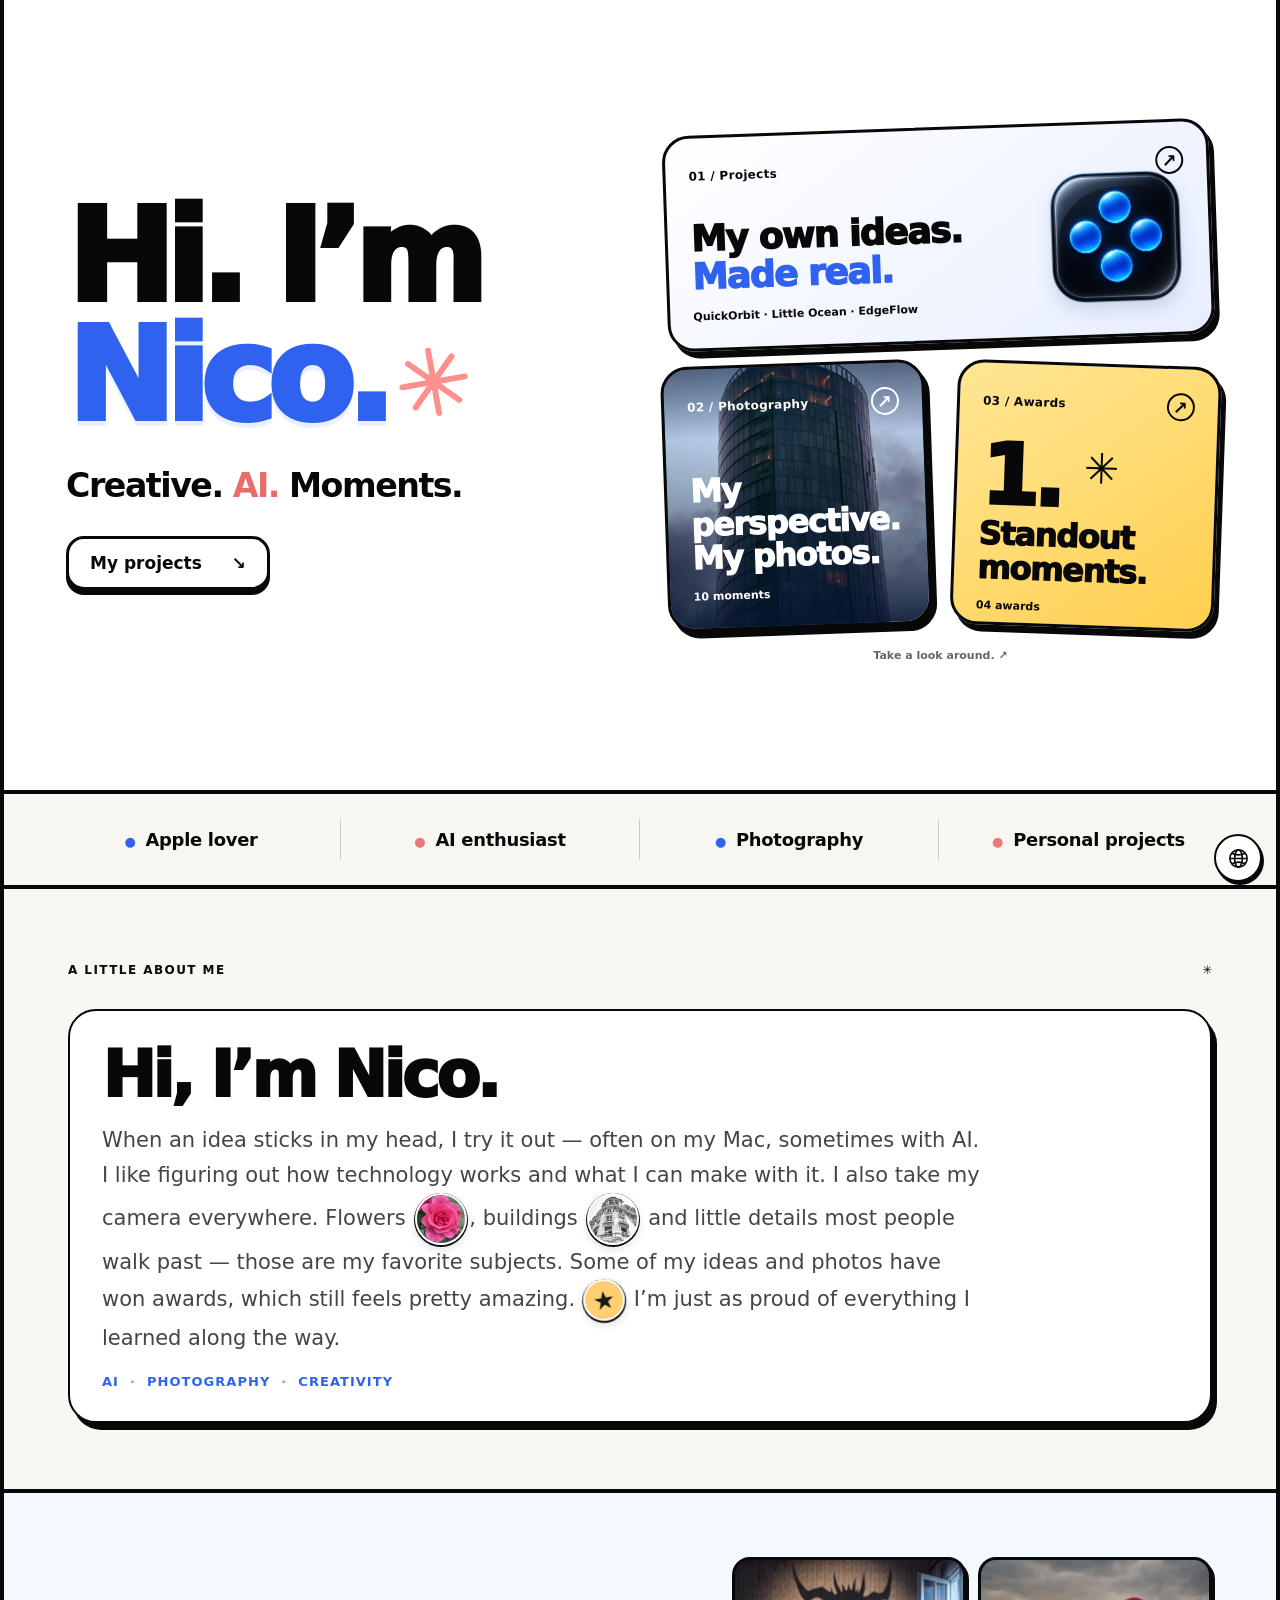
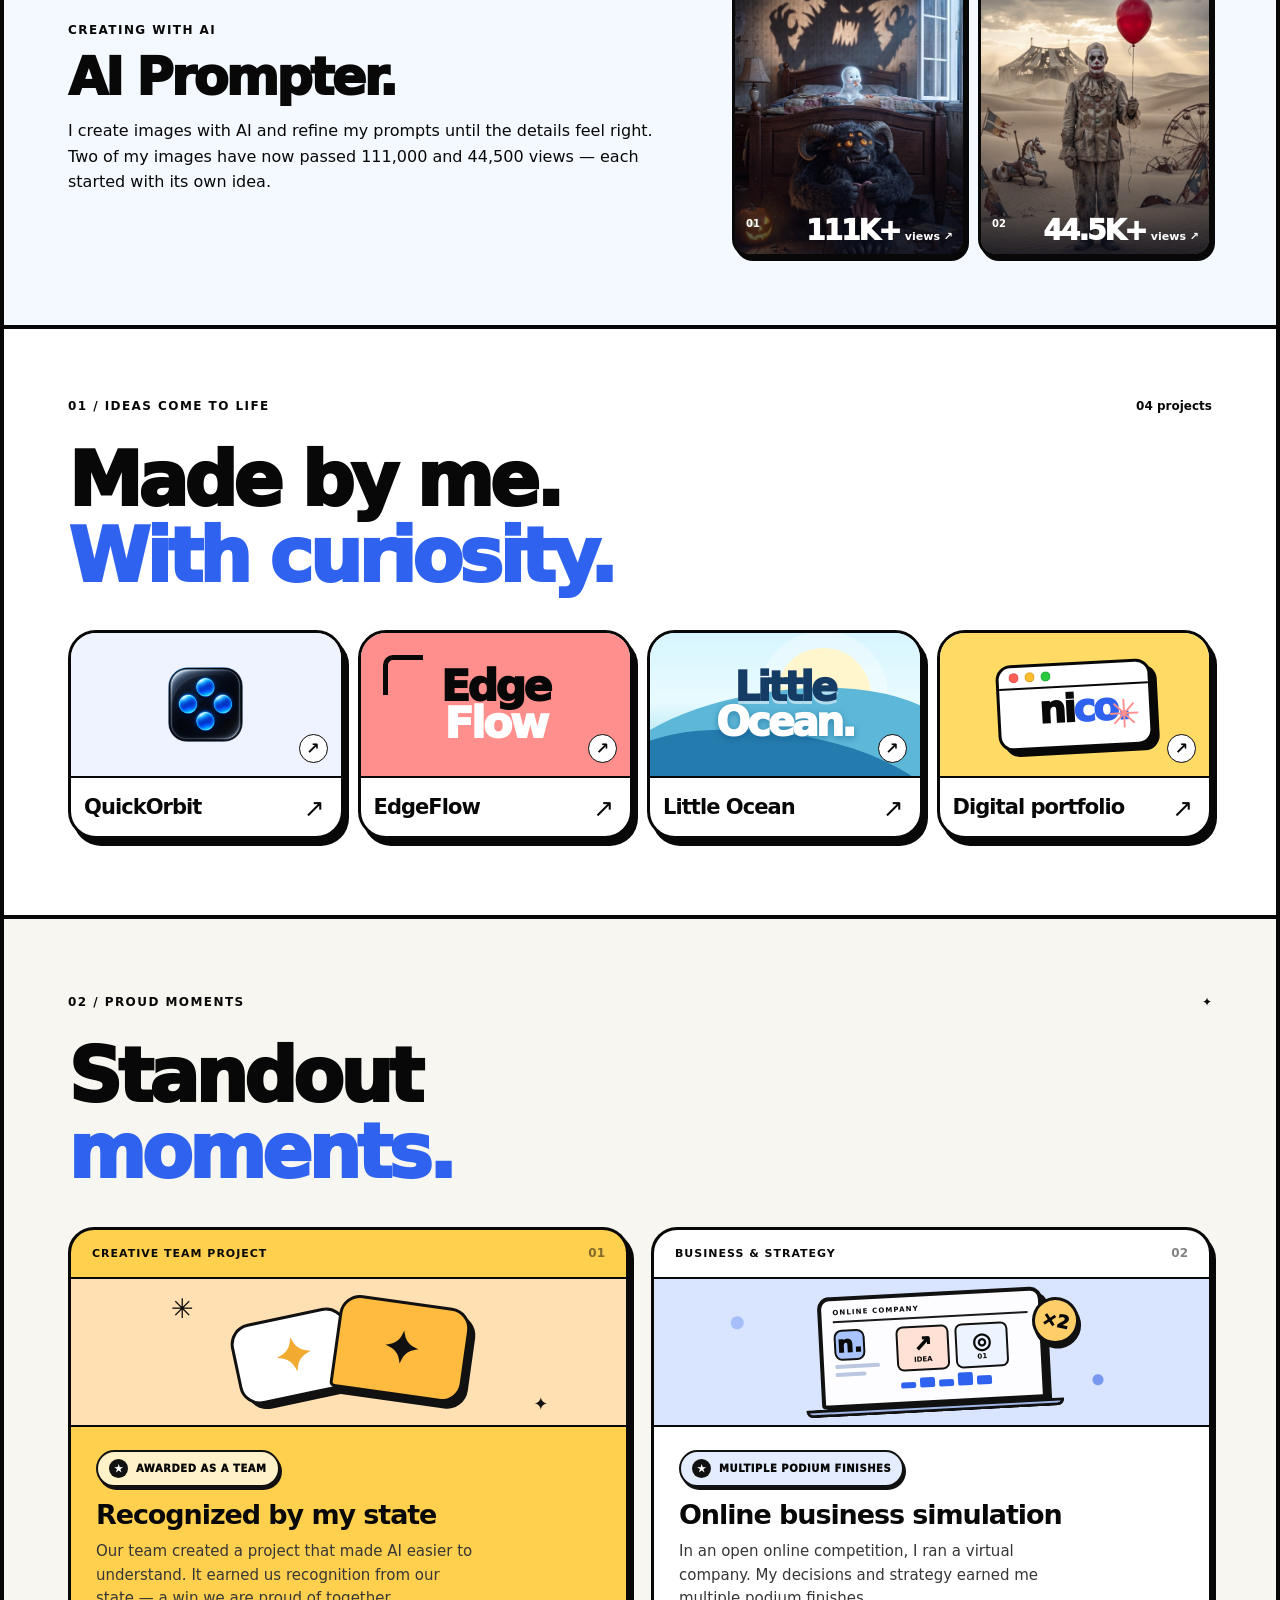
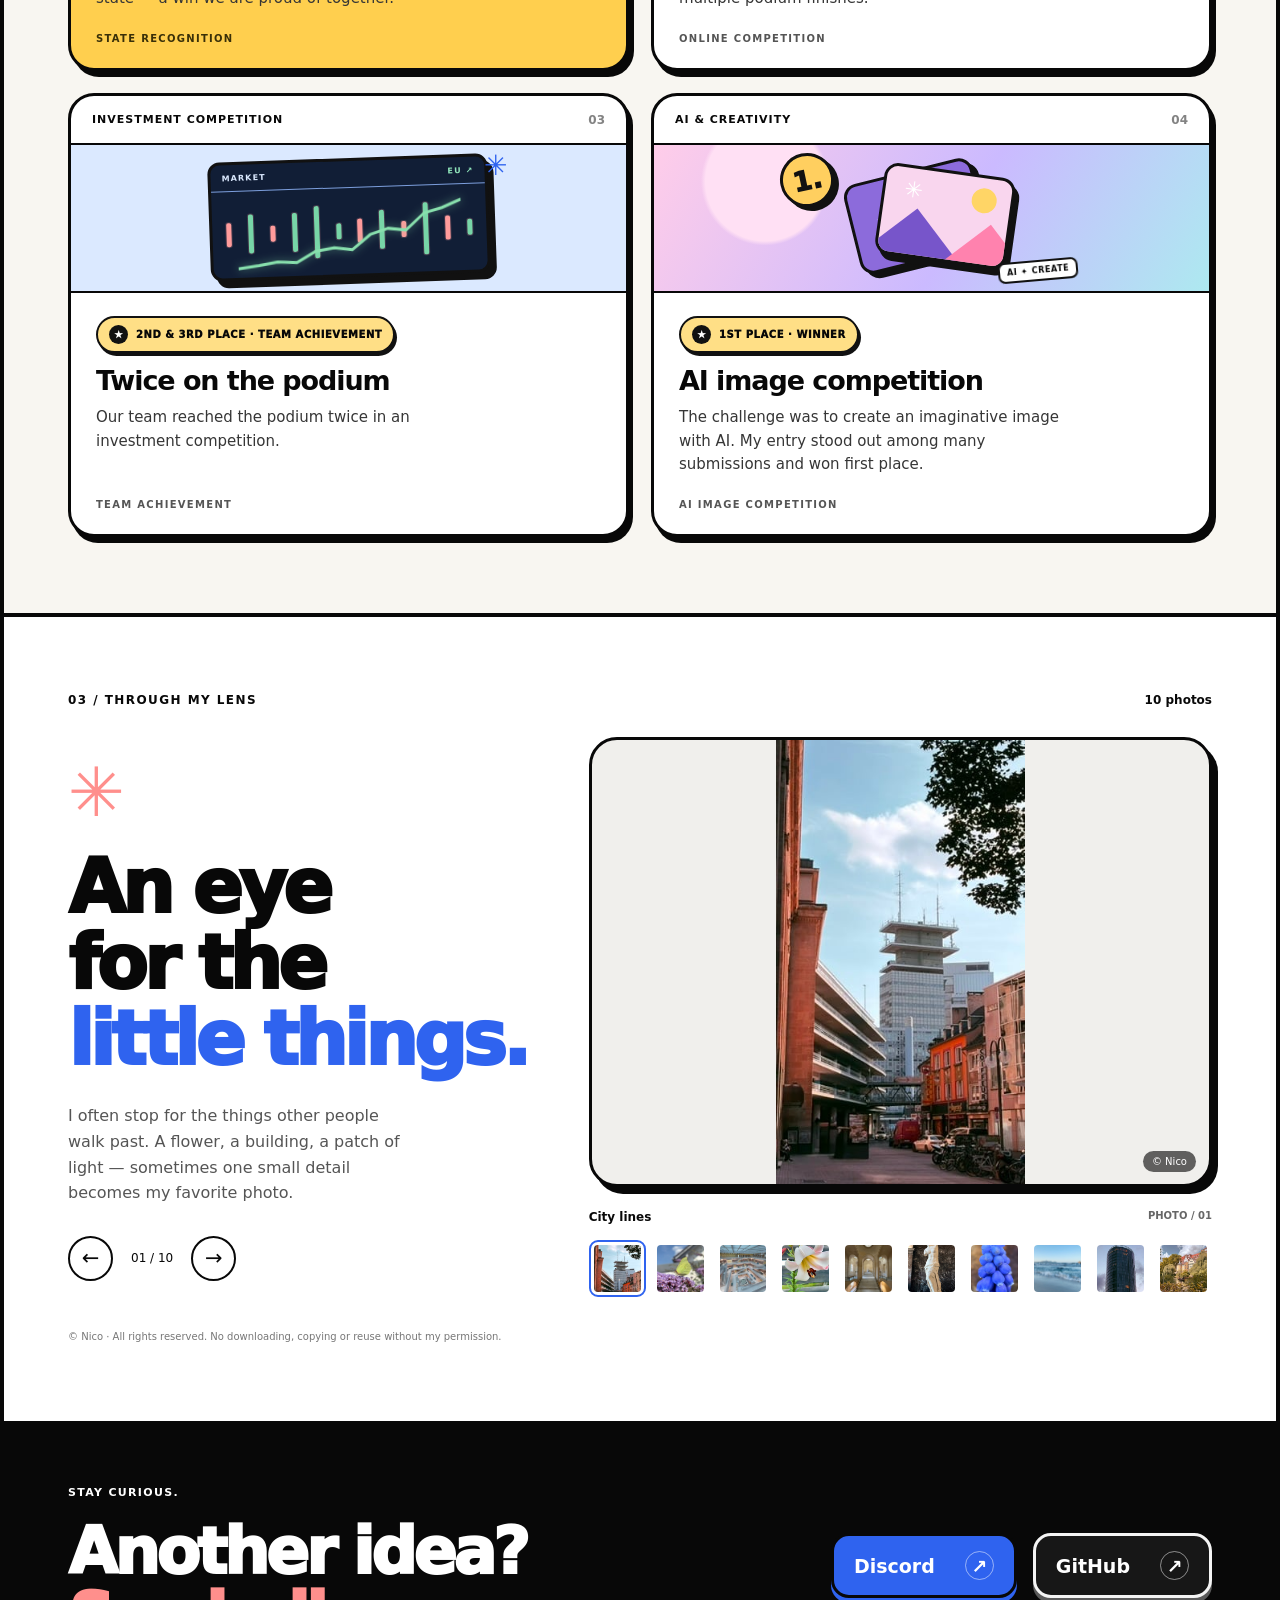
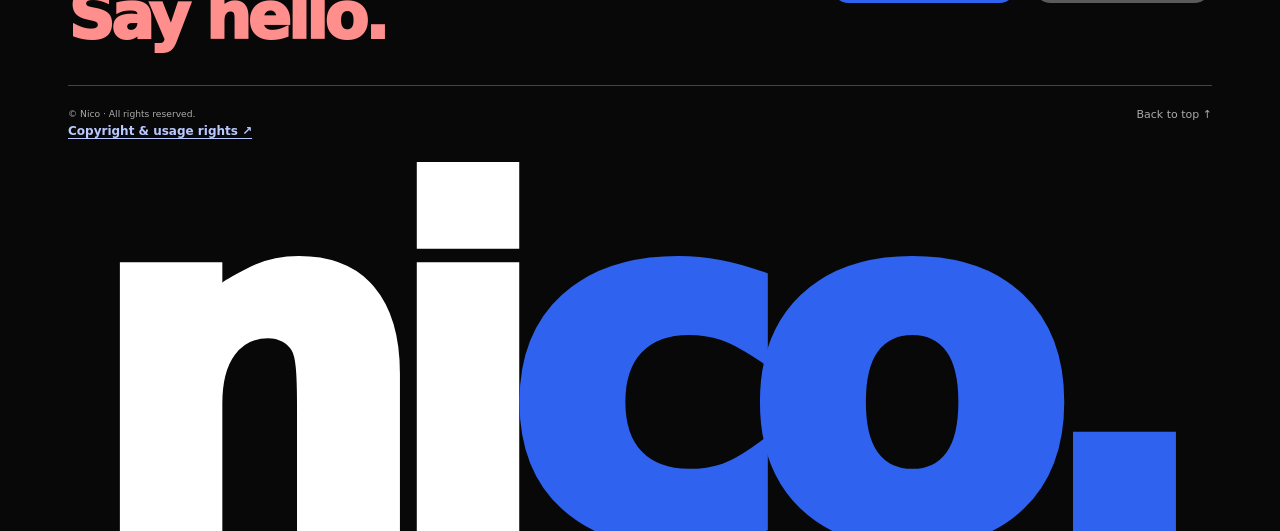
<file: index.html>
<!doctype html><html lang="en"><head><meta charset="UTF-8"><meta name="viewport" content="width=device-width, initial-scale=1.0"><title>Nico — Creative Portfolio</title><meta name="description" content="Nico's projects, awards and photography."><link rel="icon" href="./favicon.svg"><meta property="og:type" content="website"><meta property="og:title" content="Nico"><meta property="og:description" content="Projects, photography and creative ideas."><meta property="og:url" content="https://nicot-111.github.io/"><meta property="og:image" content="https://nicot-111.github.io/social-preview-name.png"><meta property="og:image:width" content="1200"><meta property="og:image:height" content="630"><meta property="og:image:alt" content="Nico"><meta name="twitter:card" content="summary_large_image"><meta name="twitter:title" content="Nico"><meta name="twitter:image" content="https://nicot-111.github.io/social-preview-name.png">  <script type="module" crossorigin src="./assets/index-CCsYxjDT.js"></script>
  <link rel="stylesheet" crossorigin href="./assets/index-BKitiTa4.css">
</head><body><div id="root"></div></body></html>
</file>
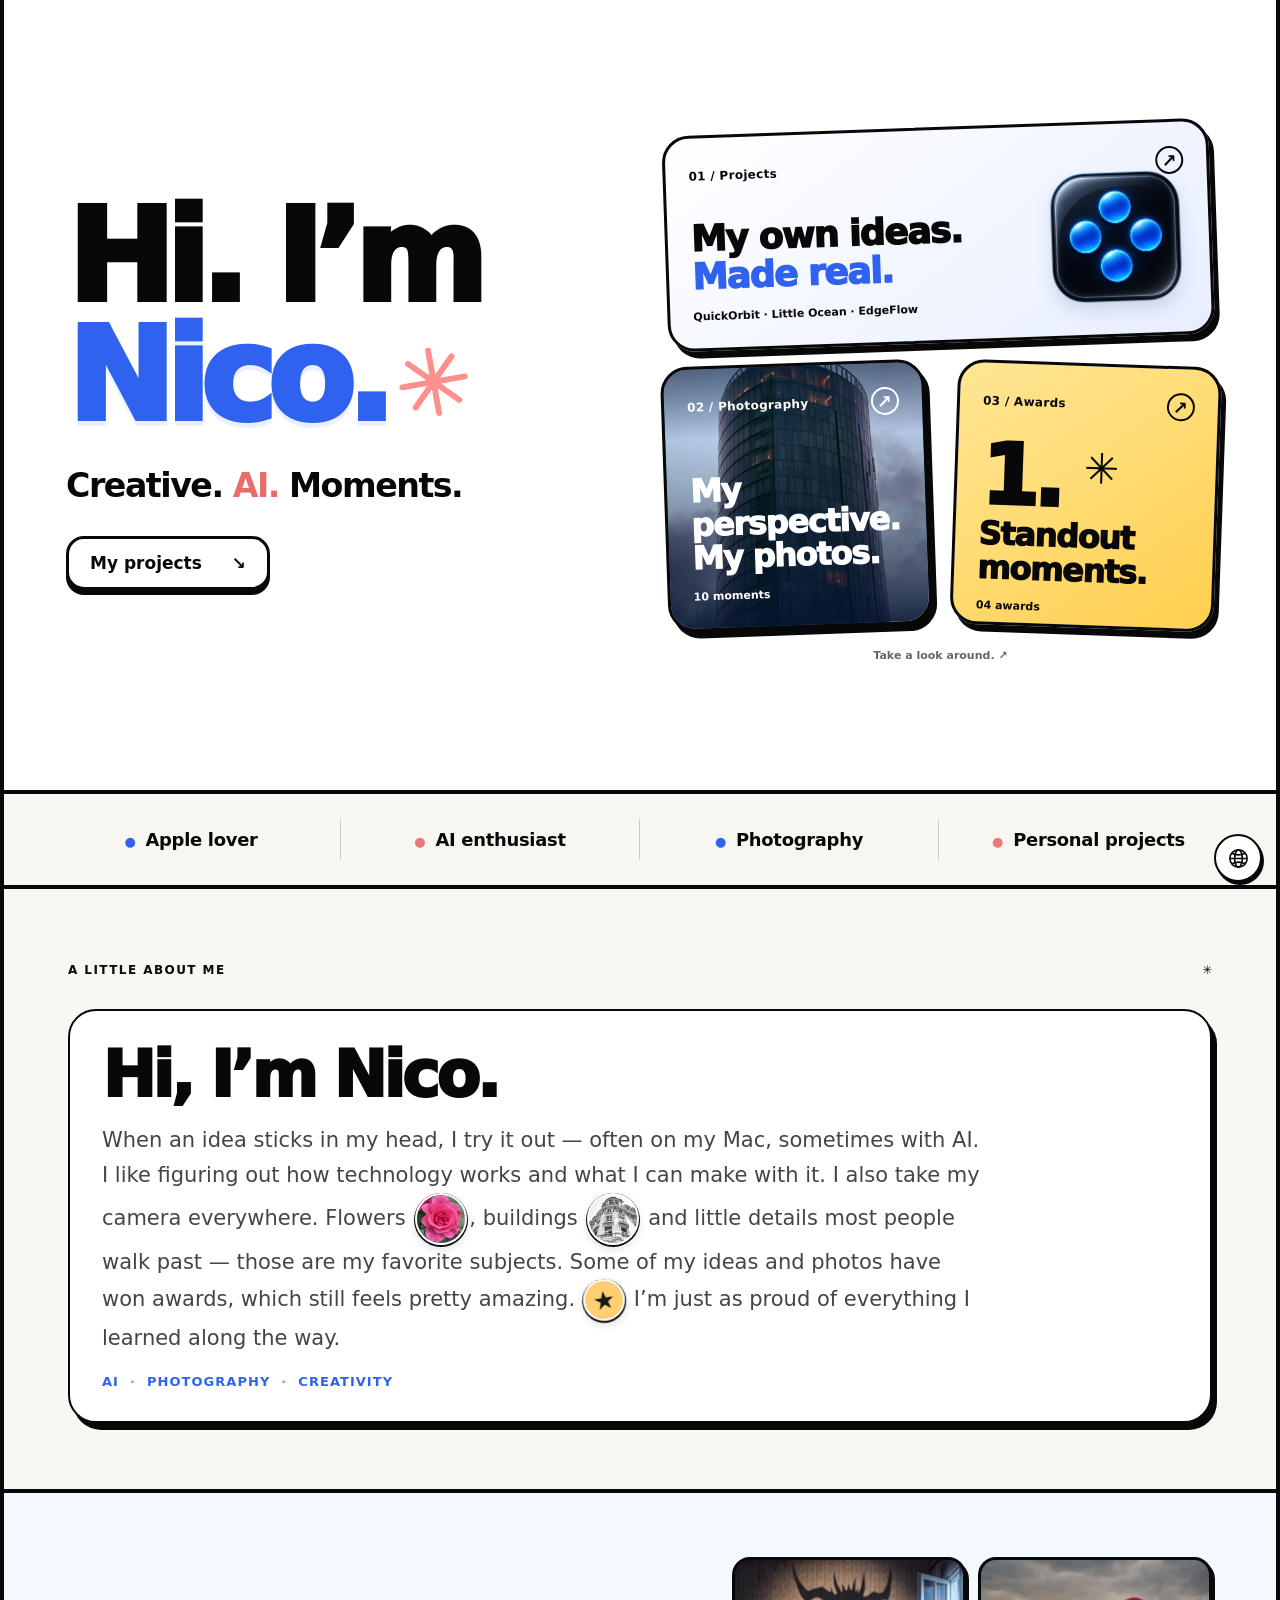
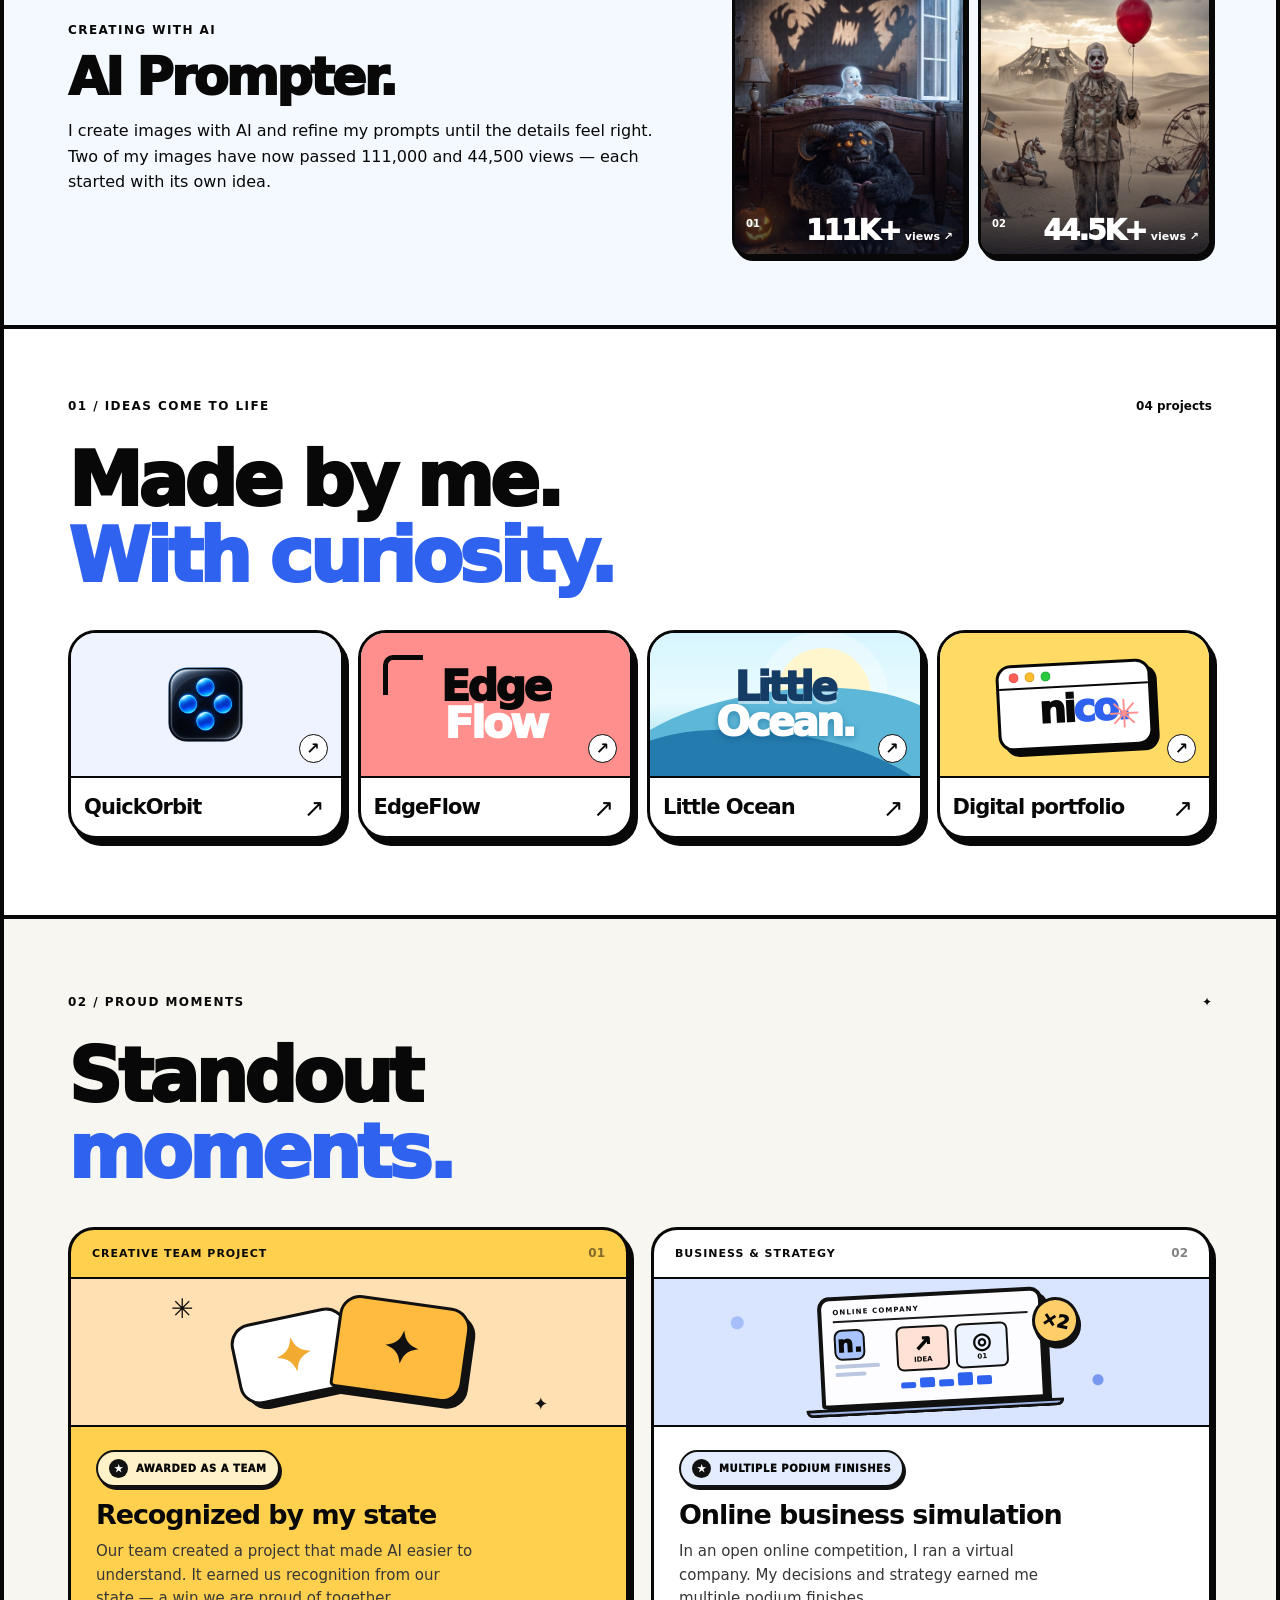
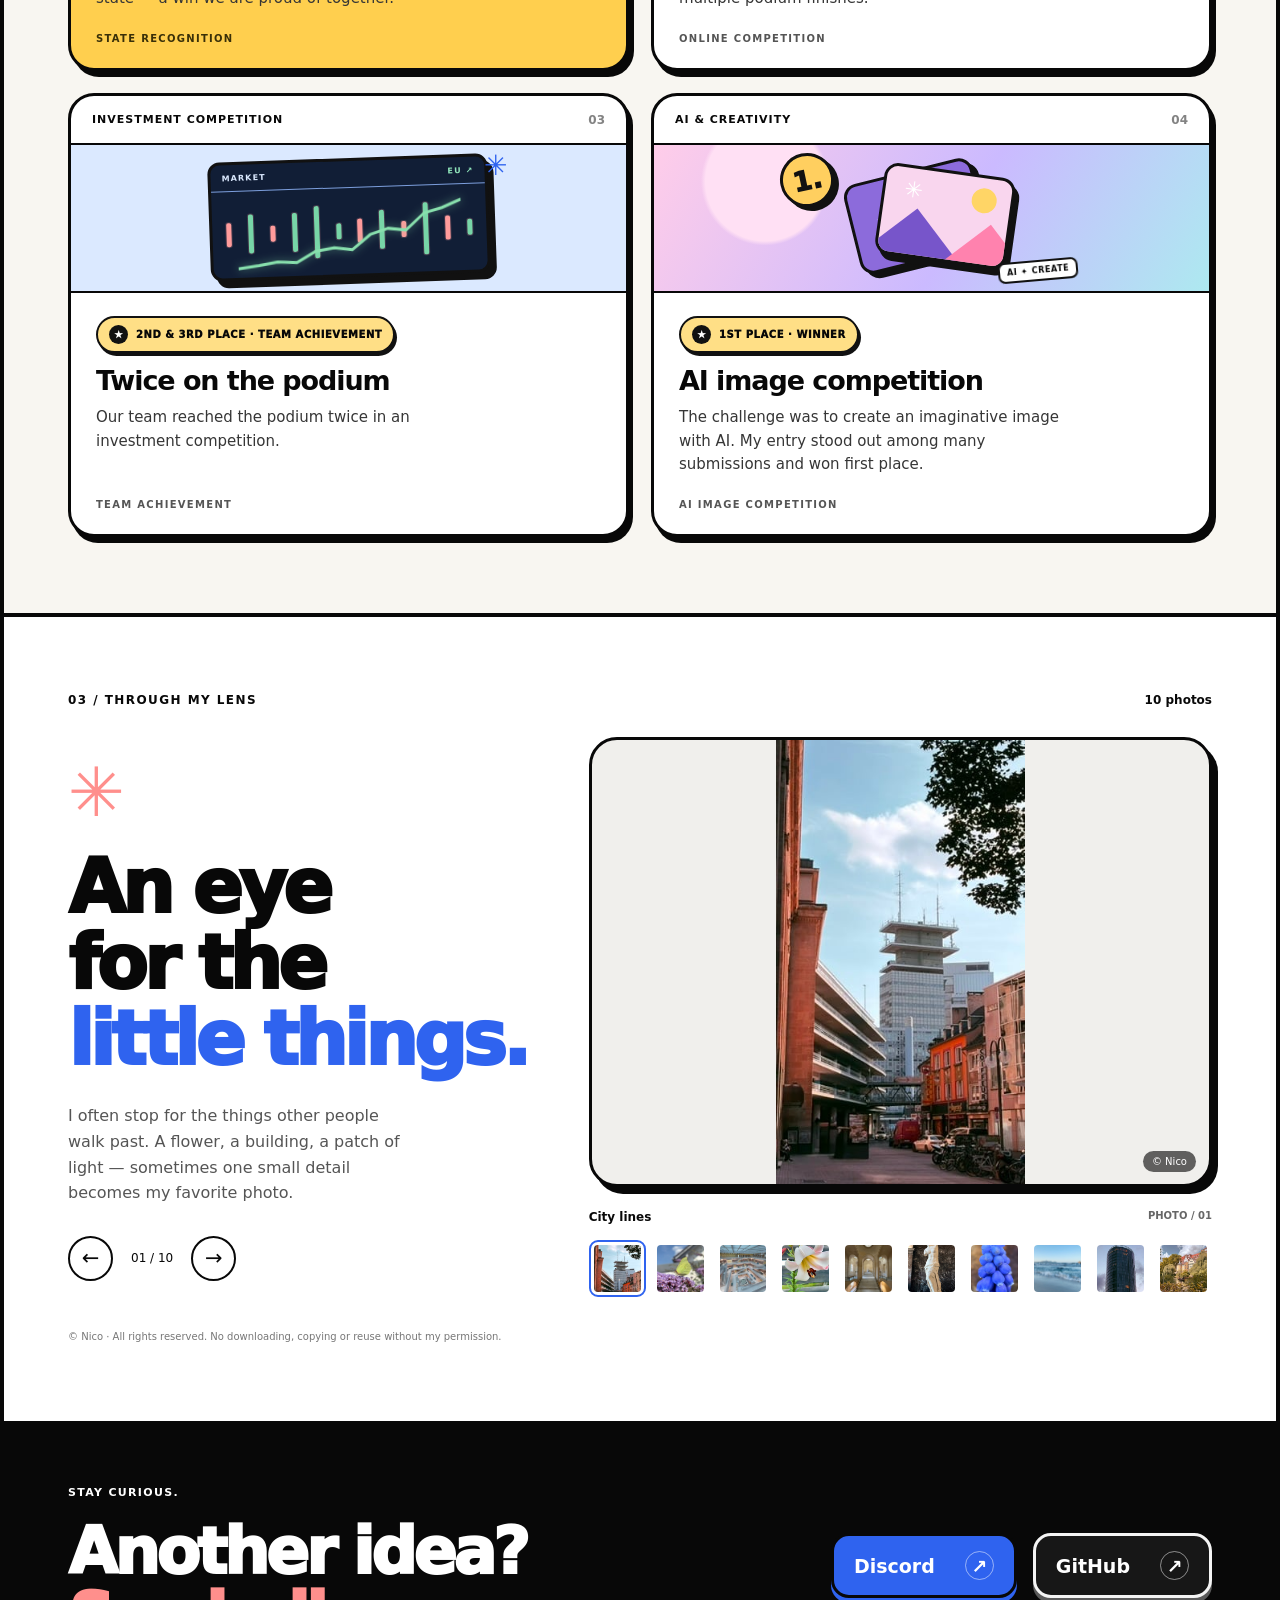
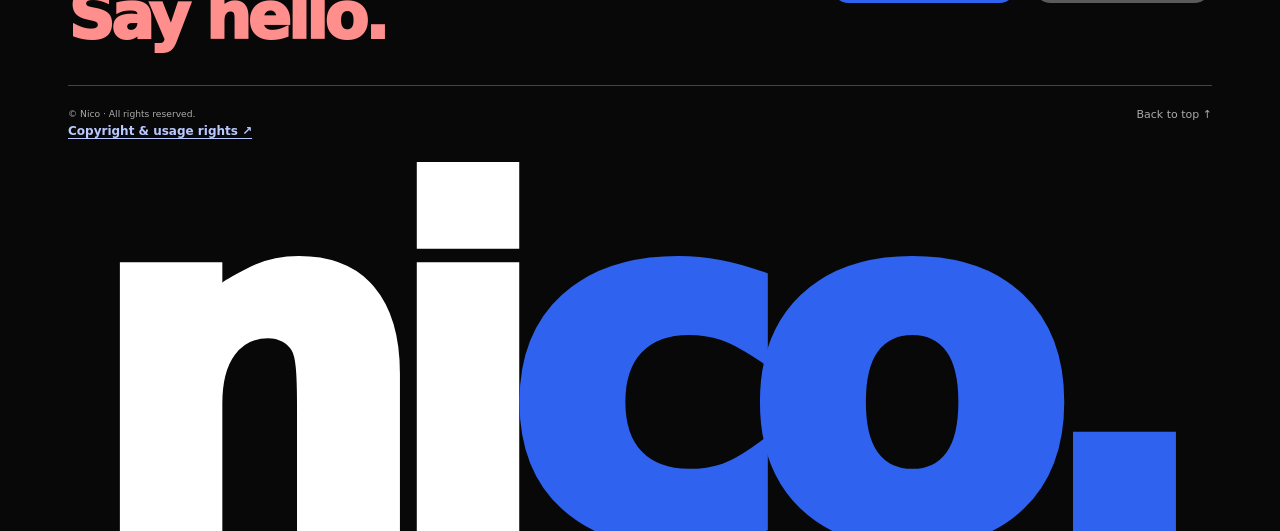
<file: Nico-GitHub-Pages-FERTIG/index.html>
<!doctype html>
<html lang="en">
<head>
  <meta charset="utf-8">
  <meta name="viewport" content="width=device-width, initial-scale=1">
  <title>Nico — Creative Portfolio</title>
  <link rel="canonical" href="https://nicot-111.github.io/">
  <meta http-equiv="refresh" content="0;url=https://nicot-111.github.io/">
  <script>location.replace('/' + location.search + location.hash)</script>
</head>
<body><p><a href="https://nicot-111.github.io/">Open Nico's portfolio</a></p></body>
</html>
</file>
<file: assets/index-BKitiTa4.css>
:root{color:#080808;--blue:#2f63ef;--coral:#ff8f8c;--ink:#080808;--round:"SF Pro Rounded",ui-rounded,"Arial Rounded MT Bold",system-ui,sans-serif;--ease:cubic-bezier(.2,.8,.2,1);background:#ececea;font-family:Inter,system-ui,-apple-system,sans-serif}*{box-sizing:border-box}html{scroll-behavior:smooth;scroll-padding-top:20px}body{-webkit-font-smoothing:antialiased;min-width:320px;margin:0}button,a{font:inherit;color:inherit}a{text-decoration:none}button{cursor:pointer}button:focus-visible,a:focus-visible{outline-offset:5px;outline:4px solid #8ab4ff}button{border:0}img{max-width:100%;display:block}h1,h2,h3,p,figure{margin:0}h1,h2,h3{font-family:var(--round);text-wrap:balance}p{text-wrap:pretty;line-height:1.6}em{color:var(--blue);font-style:normal}.site{border-inline:4px solid var(--ink);background:#fff;max-width:1440px;margin:auto;overflow:clip}.section{border-top:4px solid var(--ink);padding:76px 64px}.eyebrow{letter-spacing:.12em;font-size:11px;font-weight:850}.section-head{justify-content:space-between;align-items:center;gap:18px;margin-bottom:30px;display:flex}.section-head>span:last-child{font-size:12px;font-weight:750}.section h2,footer h2{letter-spacing:-.055em;font-size:clamp(42px,5.5vw,76px);font-weight:950;line-height:1.02}.button{border:3px solid var(--ink);min-height:54px;box-shadow:0 5px 0 var(--ink);transition:transform .22s var(--ease),box-shadow .22s var(--ease),background .22s;background:#fff;border-radius:18px;justify-content:center;align-items:center;gap:30px;padding:12px 21px;font-weight:850;display:inline-flex}.button:hover{box-shadow:0 8px 0 var(--ink);background:#eff3ff;transform:translateY(-3px)}.button:active{box-shadow:0 2px 0 var(--ink);transform:translateY(3px)}.text-link{text-underline-offset:5px;font-weight:800;text-decoration:underline}.floating-language{right:max(18px,env(safe-area-inset-right));bottom:max(18px,env(safe-area-inset-bottom));border:2px solid var(--ink);box-shadow:2px 3px 0 var(--ink);z-index:50;background:#fff;border-radius:99px;gap:2px;padding:3px;display:flex;position:fixed}.floating-language button{background:0 0;border-radius:99px;align-items:center;gap:5px;min-height:34px;padding:7px 10px;font-size:12px;font-weight:800;display:flex}.floating-language button[aria-pressed=true]{background:var(--blue);color:#fff}.skip-link{z-index:80;background:#fff;padding:16px;position:fixed;top:-100px;left:20px}.skip-link:focus{top:12px}.hero{grid-template-columns:1.15fr 1fr;align-items:center;gap:40px;min-height:min(800px,94svh);padding:72px 64px 68px;display:grid}.hero h1{letter-spacing:-.065em;margin:26px 0 24px;font-size:clamp(70px,9vw,130px);font-weight:950;line-height:.95}.hero h1>span{color:var(--blue);text-shadow:0 5px #2f63ef19}.name-star{color:var(--coral);animation:star-arrive 1.4s var(--ease) both;margin-left:.12em;font-size:.8em;display:inline-block;transform:rotate(-10deg)}.slogan{font-family:var(--round);letter-spacing:-.045em;font-size:clamp(23px,2.7vw,38px);font-weight:900;line-height:1.12}.slogan em{color:#e76d6c}.hero-subline{color:#4d4d4d;max-width:400px;margin:20px 0 28px;font-size:15px}.hero-composition{padding:16px 4px 60px;position:relative}.hero-app{aspect-ratio:1/1.05;border:4px solid var(--ink);box-shadow:10px 10px 0 var(--ink);transition:transform .45s var(--ease);background:#f3f6ff;border-radius:48px;flex-direction:column;justify-content:center;align-items:center;display:flex;position:relative;transform:rotate(-2deg)}.hero-app:hover{transform:rotate(0)translateY(-4px)}.small-pill{border:2px solid var(--ink);letter-spacing:.1em;background:#fff;border-radius:30px;padding:8px 11px;font-size:10px;font-weight:800;position:absolute;top:25px}.hero-app img{filter:drop-shadow(0 12px 10px #1d326b28);width:38%;height:auto;transition:transform .45s var(--ease)}.hero-app:hover img{transform:translateY(-6px)rotate(4deg)}.hero-app strong{font-size:clamp(28px,3.5vw,46px);font-family:var(--round);letter-spacing:-.065em;color:var(--blue);margin-top:15px;font-weight:950}.hero-app strong span{color:var(--ink)}.mini-note{margin-top:8px;font-size:12px}.hero-award{border:3px solid var(--ink);max-width:240px;box-shadow:4px 5px 0 var(--ink);transition:transform .3s var(--ease);background:#ffcf4e;border-radius:20px;grid-template-columns:auto 1fr;align-items:center;gap:4px 12px;padding:17px;display:grid;position:absolute;bottom:0;right:-12px;transform:rotate(4deg)}.hero-award:hover{transform:rotate(0)}.hero-award>span:first-child{letter-spacing:.1em;grid-column:1/-1;font-size:10px;font-weight:900}.hero-award strong{font:950 65px/.9 var(--round);letter-spacing:-.07em}.hero-award>span:last-child{font-size:12px;font-weight:800;line-height:1.5}.identity-strip{border-top:4px solid var(--ink);background:#f8f6f1;grid-template-columns:repeat(4,1fr);padding:20px 40px;display:grid}.identity-strip span{text-align:center;border-right:1px solid #ccc;padding:6px 12px;font-size:12px;font-weight:800}.identity-strip span:last-child{border:0}.identity-strip span:before{content:"●";color:var(--blue);margin-right:8px;font-size:10px}.identity-strip span:nth-child(2n):before{color:#e87976}.title-row{justify-content:space-between;align-items:end;gap:30px;margin-bottom:32px;display:flex}.title-row p{color:#555;max-width:240px;font-size:14px}.project-filters{flex-wrap:wrap;gap:8px;margin:30px 0 25px;display:flex}.project-filters button{background:#fff;border:2px solid #dededb;border-radius:99px;min-height:42px;padding:9px 15px;font-size:13px;font-weight:800;transition:background .2s,color .2s,border-color .2s}.project-filters button[aria-pressed=true]{color:#fff;background:var(--ink);border-color:var(--ink)}.project-filters button:hover{border-color:var(--ink)}.project-filters small{opacity:.65;margin-left:9px;font-size:10px}.project-grid{grid-template-columns:1fr 1fr;gap:25px;display:grid}.project-card{border:3px solid var(--ink);animation:card-in .45s var(--ease) both;background:#fff;border-radius:28px;overflow:hidden}.project-art{border-bottom:3px solid var(--ink);isolation:isolate;background:#eef3ff;justify-content:center;align-items:center;width:100%;height:245px;display:flex;position:relative;overflow:hidden}.orbit-icon-layer{transition:opacity .45s,transform .6s var(--ease);flex-direction:column;justify-content:center;align-items:center;gap:8px;display:flex}.orbit-icon-layer img{width:120px;height:120px}.orbit-icon-layer strong{font:850 20px var(--round);letter-spacing:-.04em}.orbit-screen-layer{object-fit:cover;opacity:0;width:100%;height:100%;transition:opacity .45s,transform .7s var(--ease);pointer-events:none;position:absolute;inset:0;transform:scale(1.06)}.is-open .orbit-icon-layer{opacity:0;transform:scale(.93)}.is-open .orbit-screen-layer{opacity:1;transform:scale(1)}.preview-hint{border:2px solid var(--ink);background:#fff;border-radius:99px;padding:7px 11px;font-size:10px;font-weight:800;position:absolute;bottom:13px;right:13px}.edge .project-art{background:var(--coral)}.edge .project-art>strong{font:950 67px/.85 var(--round);letter-spacing:-.065em;transition:transform .4s var(--ease)}.edge .project-art>strong span{color:#fff;display:block}.edge-corner{border-top:5px solid var(--ink);border-left:5px solid var(--ink);border-radius:10px 0 0;width:40px;height:40px;position:absolute;top:22px;left:22px}.art-caption{font-size:11px;font-weight:750;position:absolute;bottom:20px}.project-art:hover>strong{transform:translate(6px)}.web .project-art{background:#ffda64}.mini-browser{border:3px solid var(--ink);width:61%;height:163px;box-shadow:6px 6px 0 var(--ink);transition:transform .4s var(--ease);background:#fff;border-radius:15px;position:relative;transform:rotate(-3deg)}.mini-browser>span{border-bottom:2px solid var(--ink);letter-spacing:3px;padding:5px 10px;font-size:8px;display:block}.mini-browser strong{font:950 78px var(--round);letter-spacing:-.075em;padding-left:17px}.mini-browser strong span{color:var(--blue)}.mini-browser i{color:var(--coral);font-size:39px;font-style:normal;position:absolute;bottom:6px;right:9px}.project-art:hover .mini-browser{transform:rotate(0)}.photo .project-art>img{object-fit:cover;object-position:50% 64%;width:100%;height:100%;transition:transform .65s var(--ease)}.photo .project-art:hover>img{transform:scale(1.035)}.art-photo-label{color:#fff;text-shadow:0 1px 5px #000;font-size:12px;font-weight:800;position:absolute;bottom:16px;left:18px}.project-copy .eyebrow{color:#666;font-size:10px}.project-copy h3{letter-spacing:-.045em;justify-content:space-between;gap:8px;margin:8px 0;font-size:29px;display:flex}.project-copy h3 span{font:400 25px system-ui;transition:transform .25s}.project-copy a:hover h3 span{transform:translate(3px,-3px)}.project-copy p{color:#555;max-width:350px;font-size:13px}.github-row{border-top:2px solid var(--ink);justify-content:space-between;gap:20px;margin-top:35px;padding-top:24px;font-size:13px;display:flex}.pagination{justify-content:center;gap:20px;margin-top:24px;display:flex}.pagination button{padding:10px 20px}.achievements{background:#f8f6f1}.award-grid{grid-template-columns:repeat(3,1fr);gap:20px;margin-top:36px;display:grid}.award-grid article{border:3px solid var(--ink);background:#fff;border-radius:25px;flex-direction:column;align-items:start;padding:25px 23px 28px;display:flex}.award-grid .award-featured{box-shadow:5px 6px 0 var(--ink);background:#ffcf4e}.award-number{font:950 clamp(70px,8vw,105px)/1 var(--round);letter-spacing:-.07em;margin:20px 0 2px;display:block;position:relative}.award-number i{font:normal 45px var(--round);position:absolute;top:12px;right:-85px}.award-label{letter-spacing:.13em;font-size:11px;font-weight:900}.award-grid h3{letter-spacing:-.04em;overflow-wrap:anywhere;margin:23px 0 12px;font-size:23px;line-height:1.13}.award-grid p{color:#444;font-size:13px}.award-grid a{margin-top:18px;font-size:12px}.gallery-layout{grid-template-columns:.85fr 1.15fr;align-items:center;gap:60px;display:grid}.gallery-star{color:var(--coral);margin-bottom:18px;font-size:68px;display:block}.gallery-story p{color:#555;max-width:340px;margin-top:26px;font-size:14px}.gallery-print{border:3px solid var(--ink);height:450px;max-height:60svh;box-shadow:6px 7px 0 var(--ink);touch-action:pan-y;background:#f0efec;border-radius:25px;position:relative;overflow:hidden}.gallery-print img{object-fit:contain;opacity:0;pointer-events:none;width:100%;height:100%;transition:opacity .45s;position:absolute;inset:0}.gallery-print img.active{opacity:1}.photo-credit{color:#fff;background:#0009;border-radius:99px;padding:5px 9px;font-size:10px;position:absolute;bottom:12px;right:13px}.photo-caption{justify-content:space-between;gap:10px;margin:23px 0 16px;font-size:12px;font-weight:700;display:flex}.photo-caption>span:last-child{color:#666;font-size:10px}.photo-controls{align-items:center;gap:18px;margin-top:30px;display:flex}.photo-controls span{font-variant-numeric:tabular-nums;font-size:12px}.photo-controls button{border:2px solid var(--ink);background:#fff;border-radius:50%;width:45px;height:45px;font-size:21px;transition:background .2s,transform .2s}.photo-controls button:hover{background:#e9efff;transform:translateY(-2px)}.gallery-thumbs{grid-template-columns:repeat(9,minmax(0,1fr));gap:6px;display:grid}.gallery-thumbs button{background:0 0;border:2px solid #0000;border-radius:9px;min-width:0;padding:3px;transition:transform .2s,border-color .2s}.gallery-thumbs button[aria-pressed=true]{border-color:var(--blue)}.gallery-thumbs button:hover{transform:translateY(-3px)}.gallery-thumbs img{aspect-ratio:1;object-fit:cover;border-radius:4px;width:100%}.photo-rights{color:#777;max-width:650px;margin-top:32px;font-size:10px}footer{background:var(--ink);color:#fff;padding:60px 64px 75px}.footer-top{justify-content:space-between;align-items:center;gap:30px;display:flex}footer h2{margin-top:20px;font-size:clamp(40px,5vw,66px)}footer em{color:var(--coral)}.footer-actions .button{color:var(--ink);box-shadow:0 5px 0 var(--blue)}.footer-wordmark{font:950 clamp(130px,30vw,420px)/.9 var(--round);letter-spacing:-.085em;margin:45px 0 20px;display:block}.footer-bottom{color:#aaa;border-top:1px solid #444;justify-content:space-between;gap:25px;padding-top:22px;font-size:11px;display:flex}.reveal{opacity:0;transition:opacity .65s ease,transform .7s var(--ease);transform:translateY(22px)}.reveal.is-visible{opacity:1;transform:none}@keyframes card-in{0%{opacity:0;transform:translateY(10px)}to{opacity:1;transform:none}}@keyframes star-arrive{0%{opacity:0;transform:rotate(-55deg)}to{opacity:1;transform:rotate(-10deg)}}@media (width>=1000px){.hero-copy{animation:card-in .75s var(--ease) both}.hero-composition{animation:card-in .8s .1s var(--ease) both}}@media (width<=900px){.hero{gap:28px;padding:60px 36px}.section{padding:60px 36px}.hero h1{font-size:85px}.slogan{font-size:25px}.hero-app{border-radius:35px}.hero-award{max-width:200px;padding:13px;right:-5px}.hero-award strong{font-size:50px}.hero-award>span:last-child{font-size:10px}.award-grid{gap:12px}.award-grid article{padding:22px 16px}.award-grid h3{font-size:20px}.award-grid .eyebrow{letter-spacing:.07em;font-size:9px}.award-number i{font-size:32px;right:-55px}.gallery-layout{gap:30px}.gallery-print{height:380px}footer{padding:50px 36px 75px}}@media (width<=640px){.site{border-inline:2px solid var(--ink)}.hero{grid-template-columns:1fr;gap:22px;min-height:0;padding:42px 24px 40px}.hero h1{margin-top:22px;font-size:clamp(72px,19vw,106px)}.hero-subline{max-width:330px;font-size:14px}.hero-composition{width:100%;max-width:390px;margin:0 auto;padding:8px 20px 36px 0}.hero-app{aspect-ratio:1.55;box-shadow:6px 6px 0 var(--ink);border-radius:28px;padding:35px 15px 25px}.hero-app img{width:84px}.hero-app strong{margin-top:6px;font-size:30px}.small-pill{padding:4px 8px;font-size:8px;top:10px}.mini-note{display:none}.hero-award{border-radius:14px;gap:4px 8px;max-width:170px;padding:10px;bottom:0;right:0}.hero-award>span:first-child{font-size:8px}.hero-award strong{font-size:40px}.hero-award>span:last-child{font-size:9px}.identity-strip{border-top-width:3px;grid-template-columns:1fr 1fr;gap:10px 0;padding:12px 16px}.identity-strip span{font-size:10px}.identity-strip span:nth-child(2){border:0}.section{border-top-width:3px;padding:45px 22px}.section-head{margin-bottom:25px}.section h2{font-size:43px}.title-row{margin-bottom:24px;display:block}.title-row p{max-width:300px;margin-top:15px;font-size:13px}.project-filters{flex-wrap:nowrap;gap:6px}.project-filters button{min-height:40px;padding:8px 10px;font-size:11px}.project-filters small{margin-left:4px;font-size:9px}.project-grid{gap:14px}.project-card{border-width:2px;border-radius:18px}.project-art{border-bottom-width:2px;height:155px}.orbit-icon-layer img{width:72px;height:72px}.orbit-icon-layer strong{font-size:11px}.preview-hint{border-width:1px;padding:4px 6px;font-size:8px;bottom:8px;right:6px}.edge .project-art>strong{font-size:39px}.edge-corner{border-width:3px;width:24px;height:24px;top:12px;left:12px}.art-caption{font-size:7px;bottom:13px}.mini-browser{width:80%;height:92px;box-shadow:3px 3px 0 var(--ink);border-width:2px;border-radius:9px}.mini-browser>span{padding:4px 7px;font-size:5px}.mini-browser strong{padding-left:8px;font-size:43px}.mini-browser i{font-size:24px;bottom:0;right:5px}.project-copy{padding:13px 12px 16px}.project-copy .eyebrow{letter-spacing:.055em;font-size:8px}.project-copy h3{min-height:40px;margin:6px 0;font-size:19px;line-height:1.06}.project-copy h3 span{font-size:16px}.project-copy p{font-size:11px;line-height:1.45}.art-photo-label{font-size:9px;bottom:12px;left:12px}.github-row{gap:15px;margin-top:25px;padding-top:19px;font-size:11px}.award-grid{grid-template-columns:1fr;gap:17px;margin-top:27px}.award-grid article{grid-template-columns:90px 1fr;column-gap:16px;padding:20px;display:grid}.award-grid .eyebrow{grid-column:1/-1;margin-bottom:16px;font-size:9px}.award-number{grid-area:2/1/4;margin:0;font-size:66px}.award-label{grid-area:4/1;margin-top:7px;font-size:8px}.award-grid h3{grid-area:2/2;margin:0 0 9px;font-size:22px}.award-grid p{grid-area:3/2/5;font-size:12px}.award-grid a{grid-column:2;margin-top:12px;font-size:11px}.award-number i{display:none}.gallery-layout{grid-template-columns:1fr;gap:25px}.gallery-story h2 br{display:none}.gallery-story h2{max-width:330px;font-size:43px}.gallery-story h2 em{display:block}.gallery-star{float:right;margin-top:-5px;font-size:48px}.gallery-story p{max-width:100%;margin-top:18px;font-size:13px}.photo-controls{margin-top:22px}.gallery-print{height:420px;max-height:65svh;box-shadow:4px 5px 0 var(--ink)}.gallery-thumbs{gap:3px}.gallery-thumbs button{border-radius:6px;padding:2px}.photo-caption{font-size:11px}.photo-rights{margin-top:24px;font-size:9px}footer{padding:42px 24px 83px}.footer-top{display:block}.footer-actions{margin-top:26px}.footer-wordmark{margin-top:40px;font-size:31vw}.footer-bottom{font-size:10px}.floating-language{bottom:12px;right:12px}.floating-language button{min-height:34px;padding:7px 9px;font-size:11px}}@media (prefers-reduced-motion:reduce){html{scroll-behavior:auto}*,:before,:after{transition:none!important;animation:none!important}.reveal{opacity:1;transform:none}}.hero{grid-template-columns:1fr 1.08fr;gap:48px;min-height:760px}.hero h1{font-size:clamp(72px,8.2vw,118px)}.tile-deck{isolation:isolate;height:470px;margin-right:8px;padding:0;position:relative}.intro-tile{border:3px solid var(--ink);width:66%;height:340px;box-shadow:5px 7px 0 var(--ink);transform-origin:50% 85%;transition:transform .65s var(--ease),box-shadow .4s ease;border-radius:28px;flex-direction:column;align-items:flex-start;padding:22px;display:flex;position:absolute;top:50%;left:50%;overflow:hidden}.tile-top{z-index:2;letter-spacing:.08em;justify-content:space-between;width:100%;font-size:11px;font-weight:850;display:flex;position:relative}.intro-tile>strong{font:950 clamp(24px,2.7vw,38px)/1.05 var(--round);letter-spacing:-.045em;z-index:2;margin-top:auto;position:relative}.tile-foot{z-index:2;margin-top:13px;font-size:10px;font-weight:700;position:relative}.tile-projects{z-index:3;background:#edf3ff;transform:translate(-66%,-49%)rotate(-10deg)}.tile-projects>img{object-fit:contain;width:105px;height:105px;margin:24px auto 16px}.tile-photos{color:#fff;z-index:2;background:#253e6a;transform:translate(-18%,-57%)rotate(10deg)}.tile-photos>img{object-fit:cover;z-index:0;width:100%;height:100%;position:absolute;inset:0}.tile-photos:after{content:"";z-index:1;background:linear-gradient(#0005,#0000 35%,#000b);position:absolute;inset:0}.tile-awards{z-index:1;background:#ffcf4e;transform:translate(-44%,-67%)rotate(1deg)}.tile-prize{font:950 105px/1 var(--round);letter-spacing:-.07em;margin-top:26px;position:relative}.tile-prize i{font:normal 64px var(--round);position:absolute;top:4px;right:-90px}.deck-hint{text-align:center;color:#666;width:100%;font-size:11px;font-weight:700;position:absolute;bottom:0;left:0}.tile-deck:focus-within .tile-projects{transform:translate(-94%,-41%)rotate(-16deg)}.tile-deck:focus-within .tile-photos{transform:translateY(-45%)rotate(16deg)}.tile-deck:focus-within .tile-awards{transform:translate(-47%,-82%)rotate(0)}.intro-tile:focus-visible{z-index:5;outline-offset:6px}@media (hover:hover) and (pointer:fine){.tile-deck:hover .tile-projects{transform:translate(-94%,-41%)rotate(-16deg)}.tile-deck:hover .tile-photos{transform:translateY(-45%)rotate(16deg)}.tile-deck:hover .tile-awards{transform:translate(-47%,-82%)rotate(0)}.tile-deck .intro-tile:hover{z-index:5;box-shadow:8px 12px 0 var(--ink)}.tile-deck .tile-projects:hover{transform:translate(-98%,-47%)rotate(-12deg)}.tile-deck .tile-photos:hover{transform:translate(2%,-51%)rotate(10deg)}.tile-deck .tile-awards:hover{transform:translate(-47%,-88%)rotate(0)}}.project-grid{grid-template-columns:1fr 1fr;gap:26px}.project-card.web{grid-column:1/-1;grid-template-columns:1fr 1.15fr;align-items:stretch;display:grid}.project-card.web .project-art{border-bottom:0;border-right:3px solid var(--ink);height:205px}.project-card.web .project-copy{flex-direction:column;justify-content:center;padding:32px;display:flex}.project-card.web .mini-browser{max-width:245px;height:130px}.project-card.web .art-caption{bottom:10px}.project-card.web h3{font-size:34px}.project-card.web p:after{content:"GitHub ↗";color:var(--blue);margin-top:14px;font-weight:800;display:block}.projects .title-row{margin-bottom:36px}footer{padding-bottom:0}.footer-bottom{margin-top:34px;padding-bottom:22px}.footer-wordmark{height:.58em;margin:26px -12px 0;font-size:clamp(170px,36vw,500px);line-height:.86;overflow:hidden}.footer-wordmark span{color:var(--blue)}html[lang=zh-Hans] h1,html[lang=zh-Hans] h2,html[lang=zh-Hans] h3,html[lang=zh-Hans] .intro-tile>strong{letter-spacing:-.02em}html[lang=zh-Hans] .hero h1{font-size:clamp(56px,6.7vw,96px)}html[lang=zh-Hans] .section h2{line-height:1.22}html[lang=zh-Hans] .hero-subline{line-height:1.9}@media (width<=1000px) and (width>=641px){.hero{gap:20px;padding-inline:36px}.intro-tile{width:72%;height:310px;padding:18px}.tile-deck{height:420px}.intro-tile>strong{font-size:27px}.tile-top{font-size:9px}.tile-prize{font-size:88px}.tile-prize i{font-size:48px;right:-65px}.tile-projects>img{width:85px;height:85px}.tile-foot{font-size:8px}.hero h1{font-size:80px}}@media (width<=640px){.hero{grid-template-columns:1fr;gap:22px;min-height:0;padding:38px 24px 30px}.hero h1{font-size:clamp(68px,18vw,94px)}.hero-subline{margin-bottom:22px}.tile-deck{grid-template-columns:repeat(3,minmax(0,1fr));gap:8px;width:100%;max-width:none;height:auto;margin:12px 0 0;padding:0 0 30px;display:grid}.intro-tile,.tile-deck:focus-within .intro-tile{width:100%;height:182px;box-shadow:2px 3px 0 var(--ink);border-width:2px;border-radius:16px;padding:10px 8px;position:relative;top:auto;left:auto;transform:none}.tile-projects{margin-top:14px}.tile-photos{margin-top:0}.tile-awards{margin-top:14px}.tile-top{letter-spacing:0;font-size:8px}.tile-top>span:last-child{display:none}.tile-projects>img{width:48px;height:48px;margin:16px auto 10px}.intro-tile>strong{letter-spacing:-.04em;font-size:16px;line-height:1.07}.tile-foot{margin-top:9px;font-size:7px;line-height:1.35}.tile-prize{margin-top:18px;font-size:57px}.tile-prize i{font-size:24px;top:-8px;right:-26px}.deck-hint{font-size:10px;bottom:0}.intro-tile:active{transform:translateY(-4px)}.project-grid{grid-template-columns:1fr;gap:20px}.project-art{height:205px}.project-copy{padding:20px}.project-copy h3{min-height:0;font-size:27px}.project-copy p{font-size:13px}.project-copy .eyebrow{font-size:10px}.orbit-icon-layer img{width:100px;height:100px}.orbit-icon-layer strong{font-size:16px}.preview-hint{padding:7px 10px;font-size:10px;bottom:12px;right:12px}.edge .project-art>strong{font-size:58px}.art-caption{font-size:10px}.project-card.web{display:block}.project-card.web .project-art{border-right:0;border-bottom:2px solid var(--ink);height:165px}.project-card.web .project-copy{padding:20px}.project-card.web h3{font-size:27px}.project-card.web .mini-browser{width:60%;height:110px}.project-card.web .mini-browser strong{font-size:56px}.project-card.web .art-caption{font-size:8px}.project-card.web p:after{margin-top:9px}.floating-language{bottom:max(12px,env(safe-area-inset-bottom));right:12px}.floating-language button{padding:7px 8px}.footer-bottom{margin-top:28px;padding-bottom:0;font-size:10px;display:block}.footer-bottom>a{margin-top:12px;display:block}.footer-wordmark{height:.6em;margin:26px -7px 0;font-size:37vw}footer{padding-bottom:0}html[lang=zh-Hans] .hero h1{font-size:58px}html[lang=zh-Hans] .intro-tile>strong{font-size:15px}html[lang=zh-Hans] .tile-foot{font-size:8px}}@media (prefers-reduced-motion:reduce){.intro-tile{transition:none!important}}@media (width>=1001px){.intro-tile{width:58%;height:330px}.intro-tile>strong{font-size:34px}.tile-projects>img{width:95px;height:95px}}.project-card.web p:after{content:none}.portfolio-github{color:var(--blue);text-underline-offset:4px;align-self:flex-start;margin-top:15px;font-size:13px;font-weight:850;display:inline-flex}.portfolio-github:hover{text-decoration:underline}@media (width<=640px){.project-card,.project-card.web{border-radius:20px;grid-template-columns:36% 64%;display:grid}.project-art,.project-card.web .project-art{border-bottom:0;border-right:2px solid var(--ink);height:100%;min-height:185px}.project-copy,.project-card.web .project-copy{padding:19px 16px}.project-copy h3,.project-card.web h3{font-size:23px}.project-copy p{font-size:12px;line-height:1.5}.project-copy h3 span{font-size:18px}.orbit-icon-layer img{width:68px;height:68px}.orbit-icon-layer strong{text-align:center;padding:0 8px;font-size:10px}.preview-hint{text-align:center;padding:6px 2px;font-size:8px;bottom:12px;left:6px;right:6px}.edge .project-art>strong{font-size:38px}.edge-corner{width:20px;height:20px;top:14px;left:13px}.edge .art-caption{text-align:center;max-width:82px;font-size:8px;bottom:15px}.project-card.web .mini-browser{width:85%;height:83px}.project-card.web .mini-browser strong{font-size:37px}.project-card.web .art-caption{font-size:8px}.portfolio-github{font-size:12px}.project-copy .eyebrow{font-size:9px}}@media (width>=641px) and (width<=1000px){.hero{grid-template-columns:1fr;gap:10px;min-height:0;padding:52px 44px 42px}.hero h1{font-size:96px}.hero-copy{max-width:600px}.hero-subline{max-width:480px}.tile-deck{justify-self:center;width:430px;max-width:80%;height:430px;margin:20px 0 0}.intro-tile{width:58%;height:305px}.intro-tile>strong{font-size:28px}.tile-projects>img{width:86px;height:86px}}@media (width<=359px){.intro-tile{padding:10px 6px}.intro-tile>strong{font-size:13px}.tile-foot{font-size:6px}.tile-prize{font-size:47px}.tile-prize i{font-size:20px;right:-21px}.hero{padding-inline:19px}.project-copy,.project-card.web .project-copy{padding:16px 12px}.project-copy h3,.project-card.web h3{font-size:20px}}.language-control{right:max(18px,env(safe-area-inset-right));bottom:max(18px,env(safe-area-inset-bottom));z-index:60;position:fixed}.language-trigger{border:2px solid var(--ink);width:48px;height:48px;box-shadow:2px 3px 0 var(--ink);transition:transform .22s var(--ease),background .22s;background:#fff;border-radius:50%;place-items:center;display:grid}.language-trigger:hover,.language-trigger[aria-expanded=true]{background:#eef3ff;transform:translateY(-2px)}.language-options{border:2px solid var(--ink);width:186px;box-shadow:4px 5px 0 var(--ink);animation:card-in .2s var(--ease) both;background:#fff;border-radius:20px;padding:7px;position:absolute;bottom:62px;right:0}.language-options button{text-align:left;background:0 0;border-radius:12px;align-items:center;gap:10px;width:100%;min-height:44px;padding:10px;font-size:13px;font-weight:750;display:flex}.language-options button:hover{background:#f0f3fa}.language-options button[aria-pressed=true]{color:#fff;background:var(--blue)}.language-check{min-width:12px;margin-left:auto}.footer-wordmark{text-align:center;width:100%;height:.78em;margin:8px 0 0;padding-right:.075em;font-size:clamp(180px,37vw,520px);line-height:.91;overflow:hidden}.footer-bottom{padding-bottom:16px}.project-copy{padding:26px 28px 30px}.project-card{box-shadow:0 4px 0 var(--ink)}.project-card.web .project-art{height:235px}.project-card.web .mini-browser{height:145px}.project-card.web .mini-browser strong{font-size:72px}.tile-deck{height:420px}.intro-tile{box-shadow:4px 6px 0 var(--ink);border-radius:25px}.tile-top{letter-spacing:.04em;font-size:12px}.tile-foot{font-size:11px;line-height:1.4}.tile-projects{background:linear-gradient(145deg,#fff,#e7eeff)}.tile-awards{background:linear-gradient(145deg,#ffe695,#ffcf4e)}@media (width>=1001px){.hero{min-height:710px}.intro-tile{width:56%;height:305px;padding:22px}.intro-tile>strong{font-size:31px}.tile-projects>img{width:89px;height:89px;margin:18px auto 14px}.tile-prize{margin-top:22px;font-size:88px}.tile-prize i{font-size:52px;right:-73px}.tile-projects{transform:translate(-77%,-43%)rotate(-9deg)}.tile-photos{transform:translate(-8%,-47%)rotate(9deg)}.tile-awards{transform:translate(-43%,-77%)rotate(1deg)}}@media (width>=641px) and (width<=1000px){.tile-deck{height:410px}.tile-top,.tile-foot{font-size:10px}.intro-tile>strong{font-size:28px}}@media (width<=640px){.tile-deck{grid-template-columns:1fr 1fr;gap:13px;height:auto;margin-top:5px;padding-bottom:30px}.intro-tile,.tile-deck:focus-within .intro-tile{height:186px;box-shadow:3px 4px 0 var(--ink);border-radius:19px;margin-top:0;padding:15px}.intro-tile.tile-projects{grid-column:1/-1;justify-content:center;height:134px;padding:17px 18px 17px 112px}.tile-projects .tile-top{margin-bottom:10px}.tile-projects>img{width:79px;height:79px;margin:0;position:absolute;top:28px;left:15px}.intro-tile>strong{letter-spacing:-.04em;font-size:23px;line-height:1.08}.tile-projects>strong{margin-top:0;font-size:24px}.tile-projects>strong br{display:none}.tile-projects>strong em:before{content:" "}.tile-top{font-size:10px}.tile-top>span:last-child{display:block}.tile-foot{margin-top:8px;font-size:9px}.tile-prize{margin-top:9px;font-size:60px}.tile-prize i{font-size:29px;top:3px;right:-48px}.deck-hint{font-size:10px}.project-card,.project-card.web{border-radius:24px;display:block}.project-art,.project-card.web .project-art{border-right:0;border-bottom:2px solid var(--ink);height:218px;min-height:0}.project-copy,.project-card.web .project-copy{padding:22px}.project-copy h3,.project-card.web h3{font-size:29px}.project-copy p{font-size:14px}.project-copy .eyebrow{font-size:10px}.orbit-icon-layer img{width:112px;height:112px}.orbit-icon-layer strong{font-size:17px}.preview-hint{padding:7px 12px;font-size:10px;bottom:13px;left:auto;right:13px}.edge .project-art>strong{font-size:61px}.edge .art-caption{max-width:none;font-size:11px}.edge-corner{width:30px;height:30px;top:20px;left:22px}.project-card.web .project-art{height:172px}.project-card.web .mini-browser{width:58%;height:117px}.project-card.web .mini-browser strong{font-size:59px}.project-card.web .art-caption{font-size:9px}.footer-wordmark{height:.81em;margin:10px 0 0;padding-right:.075em;font-size:39vw;line-height:.93}.footer-bottom{padding-bottom:12px}.language-control{right:14px;bottom:max(14px,env(safe-area-inset-bottom))}html[lang=zh-Hans] .intro-tile>strong{font-size:21px}html[lang=zh-Hans] .tile-foot{font-size:10px}}@media (width<=359px){.intro-tile,.tile-deck:focus-within .intro-tile{padding:12px}.intro-tile.tile-projects{padding-left:100px}.tile-projects>img{width:67px;height:67px;top:34px;left:15px}.intro-tile>strong{font-size:21px}.tile-projects>strong{font-size:22px}.tile-foot{font-size:8px}.tile-prize i{font-size:24px;right:-34px}}:root{--card-radius:28px;--card-shadow:5px 7px 0 var(--ink)}.hero{min-height:0;padding:64px 64px 58px;display:block}.hero-copy{grid-template-columns:1.2fr 1fr;align-items:start;column-gap:50px;max-width:none;display:grid}.hero-copy>.eyebrow{grid-column:1/-1;margin-bottom:22px}.hero h1{grid-area:2/1/5;margin:0;font-size:clamp(84px,8.6vw,124px);line-height:.96}.hero .slogan{grid-area:2/2;margin-top:8px;font-size:clamp(26px,2.8vw,40px)}.hero-subline{grid-area:3/2;max-width:430px;margin:18px 0 24px;font-size:17px}.hero-copy>.button{grid-area:4/2;justify-self:start;font-size:17px}.tile-deck{isolation:isolate;grid-template-columns:repeat(3,minmax(0,1fr));gap:24px;width:100%;max-width:none;height:auto;margin:54px 0 0;padding:0 0 37px;display:grid;position:relative}.intro-tile,.tile-deck:focus-within .intro-tile{border:3px solid var(--ink);border-radius:var(--card-radius);width:100%;height:350px;box-shadow:var(--card-shadow);transform-origin:50% 80%;transition:transform .6s var(--ease),box-shadow .4s var(--ease);grid-column:auto;justify-content:flex-start;margin:0;padding:25px;position:relative;top:auto;left:auto;transform:none}.tile-deck .tile-projects{transform:rotate(-2deg)}.tile-deck .tile-photos{transform:rotate(1.5deg)}.tile-deck .tile-awards{transform:rotate(-1deg)}.tile-top{letter-spacing:.025em;align-items:center;min-height:30px;font-size:14px}.tile-top>span:last-child{width:30px;height:30px;transition:transform .5s var(--ease),background .3s;border:2px solid;border-radius:50%;place-items:center;font-size:19px;display:grid}.intro-tile>strong{letter-spacing:-.04em;transition:transform .55s var(--ease);margin-top:auto;font-size:clamp(27px,3vw,42px);line-height:1.06}.tile-projects>strong br{display:block}.tile-projects>strong em:before{content:none}.tile-foot{transition:transform .6s var(--ease);margin-top:13px;font-size:12px;line-height:1.45}.tile-projects>img{width:110px;height:110px;transition:transform .7s var(--ease);filter:drop-shadow(0 9px 8px #1b3f7c26);margin:20px auto 16px;position:static}.tile-prize{transition:transform .65s var(--ease);margin-top:24px;font-size:108px}.tile-prize i{transition:transform .8s var(--ease);font-size:58px;top:7px;right:-83px}.tile-photos>img{transition:transform .9s var(--ease);object-position:50% 58%}.tile-photos:after{background:linear-gradient(#03162d80,#0000 27%,#04142ee6)}.tile-projects:before,.tile-awards:before{content:"";pointer-events:none;transition:transform .85s var(--ease);background:linear-gradient(110deg,#0000 35%,#ffffff80 50%,#0000 65%);position:absolute;inset:-40%;transform:translate(-90%)rotate(-8deg)}.deck-hint{font-size:12px;bottom:0}.section .eyebrow{font-size:12px}.section h2{font-size:clamp(46px,5.8vw,82px)}.title-row p,.gallery-story p{font-size:16px}.project-card,.award-grid article,.gallery-print{border-radius:var(--card-radius)}.project-card{transition:transform .5s var(--ease),box-shadow .4s var(--ease);box-shadow:var(--card-shadow)}.project-art{height:310px}.project-copy h3{font-size:36px}.project-copy p{font-size:16px}.project-copy .eyebrow{font-size:11px}.orbit-icon-layer img{width:140px;height:140px;transition:transform .65s var(--ease)}.edge .project-art>strong{font-size:79px}.award-grid article{box-shadow:3px 5px 0 var(--ink);transition:transform .5s var(--ease),box-shadow .4s var(--ease)}.award-grid h3{font-size:26px}.award-grid p{font-size:15px}.award-number{transition:transform .6s var(--ease)}.button{transition:transform .35s var(--ease),box-shadow .35s var(--ease),background .25s}.button>span{transition:transform .4s var(--ease)}@media (hover:hover) and (pointer:fine){.tile-deck:hover .tile-projects{transform:translate(-7px,-7px)rotate(-3deg)}.tile-deck:hover .tile-photos{transform:translateY(-10px)rotate(0)}.tile-deck:hover .tile-awards{transform:translate(7px,-7px)rotate(3deg)}.tile-deck .intro-tile:hover{box-shadow:8px 14px 0 var(--ink);z-index:5;transform:translateY(-19px)rotate(0)scale(1.035)}.intro-tile:hover .tile-top>span:last-child{background:#ffffff35;transform:rotate(45deg)}.intro-tile:hover>strong{transform:translateY(-5px)}.intro-tile:hover .tile-foot{transform:translate(5px)}.tile-projects:hover>img{transform:translateY(-8px)rotate(-9deg)scale(1.12)}.tile-photos:hover>img{transform:scale(1.1)}.tile-awards:hover .tile-prize{transform:translateY(-5px)scale(1.07)}.tile-awards:hover .tile-prize i{transform:rotate(95deg)}.tile-projects:hover:before,.tile-awards:hover:before{transform:translate(90%)rotate(-8deg)}.project-card:hover{box-shadow:7px 12px 0 var(--ink);transform:translateY(-8px)}.project-card:hover .orbit-icon-layer img{transform:rotate(-6deg)scale(1.08)}.project-card:hover .edge-corner{transform:translate(-4px,-4px)}.edge-corner{transition:transform .5s var(--ease)}.award-grid article:hover{box-shadow:6px 11px 0 var(--ink);transform:translateY(-7px)}.award-grid article:hover .award-number{transform:translate(5px)rotate(-4deg)}.button:hover>span{transform:translate(3px,3px)}}.tile-deck .intro-tile:focus-visible{box-shadow:7px 12px 0 var(--ink);z-index:5;transform:translateY(-14px)rotate(0)scale(1.02)}.project-card:focus-within{box-shadow:6px 10px 0 var(--blue)}@media (width>=641px) and (width<=1000px){.hero{padding:50px 36px}.hero-copy{grid-template-columns:1.15fr 1fr;column-gap:25px}.hero h1{font-size:78px}.hero .slogan{font-size:28px}.hero-subline{font-size:15px}.tile-deck{gap:16px;margin-top:42px}.intro-tile,.tile-deck:focus-within .intro-tile{height:305px;padding:17px}.intro-tile>strong{font-size:28px}.tile-top{font-size:11px}.tile-top>span:last-child{width:25px;height:25px;font-size:16px}.tile-foot{font-size:10px}.tile-projects>img{width:90px;height:90px;margin:20px auto 12px}.tile-prize{font-size:84px}.tile-prize i{font-size:38px;right:-55px}.award-grid h3{font-size:23px}}@media (width<=640px){.hero{padding:38px 24px 36px}.hero-copy{display:block}.hero-copy>.eyebrow{margin-bottom:20px;display:block}.hero h1{margin:0 0 23px;font-size:clamp(72px,19vw,100px)}.hero .slogan{margin:0;font-size:28px}.hero-subline{margin:18px 0 24px;font-size:16px}.tile-deck{grid-template-columns:1fr;gap:20px;margin:34px 0 0;padding-bottom:32px}.intro-tile,.intro-tile.tile-projects,.tile-deck:focus-within .intro-tile{height:218px;box-shadow:4px 6px 0 var(--ink);border-radius:24px;grid-column:auto;padding:21px 22px;transform:none}.intro-tile.tile-projects{padding-right:122px}.tile-projects>img{width:100px;height:100px;margin:0;position:absolute;top:60px;left:auto;right:16px}.intro-tile>strong,.tile-projects>strong{margin-top:auto;font-size:31px}.tile-projects>strong br{display:block}.tile-top{min-height:30px;font-size:13px}.tile-projects .tile-top{min-width:calc(100% + 100px);margin-bottom:0}.tile-top>span:last-child{width:28px;height:28px;font-size:18px}.tile-foot{max-width:250px;margin-top:12px;font-size:11px}.tile-prize{margin:0;font-size:80px;position:absolute;top:56px;right:28px}.tile-prize i{font-size:30px;top:-22px;right:-8px}.tile-awards>strong{max-width:190px;padding-right:20px}.tile-photos>img{object-position:50% 64%}.tile-deck .intro-tile:active{transform:scale(.98)}.deck-hint{font-size:11px}.project-art{height:255px}.project-card.web .project-art{height:205px}.project-copy h3,.project-card.web h3{font-size:32px}.project-copy p{font-size:15px}.orbit-icon-layer img{width:125px;height:125px}.orbit-icon-layer strong{font-size:18px}.edge .project-art>strong{font-size:70px}.section h2{font-size:47px}.award-grid h3{font-size:25px}.award-grid p{font-size:14px}.gallery-story p{font-size:15px}.award-grid article{padding:23px 20px}.title-row p{font-size:15px}html[lang=zh-Hans] .intro-tile>strong{font-size:27px}html[lang=zh-Hans] .tile-foot{font-size:11px}}@media (width<=359px){.hero{padding-inline:19px}.intro-tile,.intro-tile.tile-projects{padding-left:17px}.intro-tile.tile-projects{padding-right:95px}.tile-projects>img{width:77px;height:77px;top:70px;right:10px}.tile-projects .tile-top{min-width:calc(100% + 78px)}.intro-tile>strong,.tile-projects>strong{font-size:27px}.tile-prize{font-size:68px;right:17px}.tile-awards>strong{max-width:170px}.section h2{font-size:42px}}@media (prefers-reduced-motion:reduce){.intro-tile:before{display:none}.tile-deck .intro-tile:hover,.tile-deck .intro-tile:focus-visible,.project-card:hover,.award-grid article:hover{transform:none!important}}@media (width<=640px){.tile-deck .intro-tile,.tile-deck:focus-within .intro-tile{transform:none}.intro-tile.tile-projects{padding-right:22px}.tile-projects .tile-top{min-width:0}.tile-projects>img{width:76px;height:76px;top:65px;right:21px}.tile-projects>strong{width:190px;max-width:calc(100% - 55px);font-size:28px}.tile-projects .tile-foot{max-width:100%}.tile-awards .tile-prize i{font-size:25px;top:-17px;right:4px}}@media (width<=359px){.tile-projects>strong{width:175px;font-size:25px}.tile-projects>img{width:65px;height:65px;right:15px}.tile-projects .tile-top{min-width:0}}@media (width>=1001px){.hero{grid-template-columns:1fr 1fr;align-items:center;gap:54px;min-height:790px;padding:66px 62px 68px;display:grid}.hero-copy{max-width:560px;display:block}.hero-copy>.eyebrow{margin-bottom:28px;display:block}.hero h1{letter-spacing:-.07em;margin:0 0 30px;font-size:clamp(105px,10vw,144px);line-height:.93}.hero .slogan{margin:0;font-size:clamp(27px,2.6vw,37px)}.hero-subline{max-width:420px;margin:22px 0 30px;font-size:17px}.hero .tile-deck{grid-template-columns:1fr 1fr;gap:20px;width:100%;height:auto;margin:0;padding-bottom:34px}.hero .intro-tile,.hero .tile-deck:focus-within .intro-tile{border-radius:27px;height:265px;padding:23px;transform:none}.hero .intro-tile.tile-projects{grid-column:1/-1;height:216px;padding-right:175px;transform:rotate(-2deg)}.hero .tile-projects>img{width:130px;height:130px;margin:0;position:absolute;top:48px;left:auto;right:28px}.hero .tile-projects .tile-top{min-width:calc(100% + 152px)}.hero .intro-tile>strong{font-size:32px;line-height:1.05}.hero .tile-projects>strong{margin-top:auto;font-size:36px}.hero .tile-foot{font-size:11px;line-height:1.45}.hero .tile-top{font-size:12px}.hero .tile-top>span:last-child{width:28px;height:28px;font-size:18px}.hero .tile-photos{transform:rotate(-2deg)}.hero .tile-awards{transform:rotate(2deg)}.hero .tile-prize{margin-top:18px;font-size:84px}.hero .tile-prize i{font-size:42px;top:7px;right:-54px}.hero .deck-hint{font-size:11px}.hero .tile-photos>img{object-position:50% 58%}}@media (width>=1001px) and (hover:hover) and (pointer:fine){.hero .tile-deck:hover .tile-projects{transform:translateY(-5px)rotate(-1deg)}.hero .tile-deck:hover .tile-photos{transform:translate(-5px,2px)rotate(-4deg)}.hero .tile-deck:hover .tile-awards{transform:translate(5px,2px)rotate(4deg)}.hero .tile-deck .intro-tile:hover{box-shadow:7px 12px 0 var(--ink);transform:translateY(-12px)rotate(0)scale(1.025)}.hero .tile-projects:hover>img{transform:translateY(-6px)rotate(-10deg)scale(1.08)}}@media (width>=1001px){.hero .tile-deck .intro-tile:focus-visible{box-shadow:7px 12px 0 var(--ink);transform:translateY(-9px)rotate(0)}}@media (width>=1001px) and (width<=1150px){.hero{gap:34px;padding-inline:42px}.hero h1{font-size:106px}.hero .slogan{font-size:28px}.hero .intro-tile{padding:19px}.hero .intro-tile>strong{font-size:28px}.hero .tile-projects>strong{font-size:32px}.hero .intro-tile.tile-projects{padding-right:140px}.hero .tile-projects>img{width:107px;height:107px;top:62px;right:20px}.hero .tile-projects .tile-top{min-width:calc(100% + 121px)}.hero .tile-foot{font-size:10px}.hero .tile-prize i{font-size:35px;right:-45px}}@media (width>=641px) and (width<=1000px){.hero-copy{grid-template-columns:1.3fr 1fr}.hero h1{font-size:clamp(82px,10vw,100px)}}@media (prefers-reduced-motion:reduce){.hero .tile-deck .intro-tile:hover,.hero .tile-deck .intro-tile:focus-visible{transform:none!important}}.hero-copy>.button{margin-top:28px}.hero-copy{row-gap:24px}.hero-copy h1{grid-row:1/4}.hero-copy .slogan{grid-row:1}.hero-copy>.button{grid-row:2}.hero .slogan{color:var(--ink);line-height:1.2}@media (width>=1001px){.hero h1{margin-bottom:30px}.hero-copy>.button{margin-top:30px}}@media (width<=640px){.hero{padding:38px 22px 32px}.hero h1{letter-spacing:-.065em;margin:0 0 24px;font-size:clamp(68px,18.3vw,94px);line-height:1}.hero .slogan{letter-spacing:-.035em;text-wrap:balance;max-width:100%;font-size:clamp(24px,6.7vw,30px);line-height:1.2}.hero-copy>.button{min-height:54px;margin-top:25px;font-size:17px}.tile-deck{gap:19px;margin-top:34px}.intro-tile,.intro-tile.tile-projects,.tile-deck:focus-within .intro-tile{height:222px;padding:22px}.tile-top{font-size:13px}.tile-foot{font-size:12px;line-height:1.5}.tile-projects>strong{max-width:calc(100% - 54px);font-size:28px}.tile-projects>img{width:76px;height:76px;top:65px;right:20px}.tile-photos>strong,.tile-awards>strong{font-size:32px}.identity-strip{gap:14px 0;padding:16px 12px}.identity-strip span{padding-inline:8px;font-size:12px}.identity-strip span:before{margin-right:6px}.section{padding:44px 22px}.section-head{gap:12px}.section .eyebrow{letter-spacing:.08em;font-size:11px}.section-head>span:last-child{font-size:12px}.section h2{font-size:clamp(39px,11vw,48px);line-height:1.05}.title-row p,.gallery-story p{font-size:16px;line-height:1.6}.project-copy,.project-card.web .project-copy{padding:23px}.project-copy h3,.project-card.web h3{font-size:30px}.project-copy p{font-size:16px;line-height:1.55}.project-copy .eyebrow{font-size:11px}.preview-hint{justify-content:center;align-items:center;min-height:36px;padding:7px 13px;font-size:12px;display:flex}.portfolio-github{align-items:center;min-height:44px;font-size:14px}.github-row{flex-wrap:wrap;font-size:13px;line-height:1.5}.award-grid article{grid-template-columns:75px minmax(0,1fr);gap:0 15px;padding:23px 18px}.award-grid .eyebrow{font-size:10px;line-height:1.5}.award-number{font-size:65px}.award-label{font-size:10px;line-height:1.4}.award-grid h3{overflow-wrap:normal;-webkit-hyphens:auto;hyphens:auto;font-size:24px}.award-grid p{font-size:15px;line-height:1.55}.award-grid a{align-items:center;min-height:40px;font-size:13px;display:inline-flex}.gallery-print{height:410px;max-height:62svh}.photo-caption{font-size:13px}.photo-caption>span:last-child{font-size:11px}.photo-controls button{width:49px;height:49px}.photo-controls span{font-size:14px}.gallery-thumbs{grid-template-columns:repeat(5,minmax(0,1fr));gap:8px}.gallery-thumbs button{border-radius:10px;min-height:44px;padding:3px}.gallery-thumbs img{border-radius:5px}.photo-rights{font-size:12px;line-height:1.6}.footer-top .eyebrow{font-size:11px}.footer-top h2{font-size:43px;line-height:1.07}.footer-actions .text-link{align-items:center;min-height:48px;display:inline-flex}.footer-bottom{font-size:12px;line-height:1.6}.footer-bottom>a{align-items:center;min-height:44px;display:inline-flex}.language-trigger{width:49px;height:49px}.language-options button{min-height:48px;font-size:15px}}@media (width<=359px){.hero,.section{padding-inline:18px}.hero h1{font-size:65px}.hero .slogan{font-size:24px}.intro-tile,.intro-tile.tile-projects{padding:18px}.tile-projects>strong{width:175px;max-width:calc(100% - 45px);font-size:25px}.tile-projects>img{width:64px;height:64px;top:69px;right:15px}.tile-foot{font-size:11px}.tile-top{font-size:12px}.award-grid article{grid-template-columns:64px minmax(0,1fr);gap:0 12px;padding:20px 15px}.award-number{font-size:56px}.award-grid h3{font-size:22px}.identity-strip span{font-size:11px}.project-copy,.project-card.web .project-copy{padding:20px}}body,.site{min-width:0}.mini-browser .browser-lights{align-items:center;gap:6px;font-size:0;display:flex}.browser-lights b{background:#ff6058;border:1px solid #0002;border-radius:50%;width:10px;height:10px;display:block}.browser-lights b:nth-child(2){background:#ffbd2e}.browser-lights b:nth-child(3){background:#28c840}.mini-browser{transition:transform .45s var(--ease),box-shadow .45s var(--ease)}.mini-browser i{transition:transform .6s var(--ease)}.web .project-art:hover .mini-browser,.web .project-art:focus-visible .mini-browser{transform:translateY(-5px)rotate(-2deg);box-shadow:8px 10px #080808}.web .project-art:hover .mini-browser i,.web .project-art:focus-visible .mini-browser i{transform:rotate(70deg)}.portfolio-github{border:2px solid var(--blue);transition:transform .25s var(--ease),background .25s;background:#edf2ff;border-radius:12px;gap:8px;padding:9px 15px}.portfolio-github:hover{background:#dae5ff;text-decoration:none;transform:translateY(-2px)}.footer-actions{flex-wrap:wrap;align-items:stretch;gap:16px;display:flex}.footer-actions .contact-button{color:#fff;justify-content:space-between;min-width:174px;min-height:64px;padding:15px 20px;font-size:19px}.footer-actions .contact-discord{background:var(--blue)}.footer-actions .contact-github{background:#171717}.contact-arrow{width:29px;height:29px;transition:transform .25s var(--ease);border:1.5px solid #ffffff80;border-radius:50%;place-items:center;display:grid}.contact-button:hover .contact-arrow{transform:translate(2px,-2px)}.language-options:after{content:"";height:18px;position:absolute;top:100%;left:0;right:0}@media (width<=640px){.footer-actions{grid-template-columns:1fr;gap:16px;width:100%;display:grid}.footer-actions .contact-button{width:100%;min-height:62px;font-size:19px}.browser-lights b{width:9px;height:9px}}@media (prefers-reduced-motion:reduce){.mini-browser,.mini-browser i,.portfolio-github,.contact-arrow{transition:none}.web .project-art:hover .mini-browser,.web .project-art:focus-visible .mini-browser{transform:none}}.footer-actions .contact-github{border-color:#f4f4f4;box-shadow:0 5px #fff5}.footer-actions .contact-github:hover{background:#303030;box-shadow:0 8px #fff5}.footer-bottom{flex-wrap:wrap;gap:12px 24px;display:flex}.hero-copy,.hero-composition{animation:none}.hero-copy h1{animation:welcome-in .7s var(--ease) both}.hero-copy .slogan{animation:welcome-in .65s .12s var(--ease) both}.hero-copy>.button{animation:welcome-in .6s .22s var(--ease) backwards}.hero .intro-tile{animation:tile-welcome .75s .15s var(--ease) backwards}.hero .tile-photos{animation-delay:.25s}.hero .tile-awards{animation-delay:.35s}.name-star{transform-origin:50% 52%;transition:transform .85s var(--ease);cursor:default;animation:none;transform:rotate(-10deg)}.gallery-star{transition:transform .85s var(--ease);display:inline-block}.identity-strip{padding:25px 38px}.identity-strip span{letter-spacing:-.015em;padding:8px 14px;font-size:clamp(16px,1.4vw,20px);line-height:1.4}.identity-strip span:before{margin-right:10px;font-size:13px}@keyframes welcome-in{0%{opacity:0;translate:0 18px}to{opacity:1;translate:0}}@keyframes tile-welcome{0%{opacity:0;translate:0 25px;scale:.97}to{opacity:1;translate:0;scale:1}}@media (width<=640px){.identity-strip{gap:12px 0;padding:19px 10px}.identity-strip span{padding:7px 8px;font-size:16px}.identity-strip span:before{margin-right:7px;font-size:11px}}@media (width<=359px){.identity-strip span{padding-inline:5px;font-size:14px}}@media (prefers-reduced-motion:reduce){.hero-copy h1,.hero-copy .slogan,.hero-copy>.button,.hero .intro-tile{animation:none}.name-star:hover,.gallery-star:hover{transform:none}}.name-star{animation:star-greeting 1.05s .18s var(--ease) backwards;transition:none}@keyframes star-greeting{0%{opacity:0;transform:rotate(-40deg)}to{opacity:1;transform:rotate(-10deg)}}.site{-webkit-user-select:none;user-select:none}.site img{-webkit-user-drag:none;-webkit-touch-callout:none}.language-options{overscroll-behavior:contain;width:200px;max-height:min(420px,100svh - 100px);overflow-y:auto}.language-control:has(.language-options):before{content:"";width:200px;height:18px;position:absolute;bottom:100%;right:0}@media (prefers-reduced-motion:reduce){.name-star{animation:none}}svg.name-star{vertical-align:.02em;color:#ff8f8c;width:.72em;height:.72em;overflow:visible}.orbit-preview{padding:0;position:relative}.orbit-preview .orbit-screen-layer{object-fit:contain;object-position:center;width:100%;height:100%;transition:opacity .45s var(--ease);background:#102d9e;inset:0;transform:none}.orbit-preview.is-open .orbit-screen-layer{transform:none}@media (width<=640px){.hero{padding-top:32px}.hero h1{margin-bottom:18px;font-size:clamp(62px,17vw,84px);line-height:1.02}.hero .slogan{font-size:clamp(23px,6.2vw,28px);line-height:1.25}.hero-copy>.button{margin-top:20px}.hero .tile-deck{margin-top:28px}.hero .intro-tile.tile-projects{height:205px}.hero .tile-top{font-size:12px}.hero .tile-foot{font-size:11px}.hero .tile-projects>strong{font-size:27px}.hero .tile-projects>img{width:70px;height:70px;top:60px}.orbit-preview .orbit-screen-layer{height:calc(100% - 48px);bottom:48px}.orbit-preview.is-open{background:#102d9e}.orbit-preview.is-open .preview-hint{min-height:32px;font-size:11px;bottom:9px;right:12px}}@media (width<=359px){.hero h1{font-size:59px}.hero .tile-projects>strong{font-size:24px}.hero .tile-projects>img{width:60px;height:60px;right:16px}}.rights-copy{flex-direction:column;align-items:flex-start;gap:5px;display:flex}.rights-notice{color:#b9c9ff;text-underline-offset:3px;font-size:12px;font-weight:750;text-decoration:underline}.rights-notice:hover{color:#fff}@media (width<=640px){.rights-copy{gap:8px}.rights-notice{align-items:center;min-height:40px;font-size:13px;display:inline-flex}}.about-section{background:#f8f7f2;padding-top:74px;padding-bottom:78px}.about-card{border:2px solid var(--ink);border-radius:var(--card-radius);box-shadow:var(--card-shadow);background:#fff;grid-template-columns:minmax(0,1fr) 220px;align-items:center;gap:38px;margin-top:32px;padding:32px;display:grid}.about-copy h2{letter-spacing:-.055em;margin:0 0 15px;font-size:clamp(38px,5vw,66px);line-height:1.02}.about-copy p{color:#454545;max-width:650px;margin:0;font-size:clamp(17px,1.8vw,21px);line-height:1.65}.about-tags{letter-spacing:.08em;text-transform:uppercase;color:var(--blue);gap:11px;margin-top:24px;font-size:13px;font-weight:800;display:flex}.about-tags i{color:#ed7777;font-style:normal}.about-photo{border:2px solid var(--ink);width:100%;box-shadow:4px 5px 0 var(--ink);cursor:zoom-in;transition:transform .35s var(--ease),box-shadow .35s var(--ease);background:#f3e4e8;border-radius:18px;padding:0;display:block;position:relative;overflow:hidden}.about-photo img{object-fit:cover;object-position:center 46%;width:100%;height:230px;transition:transform .5s var(--ease);display:block}.about-photo>span{color:var(--ink);background:#fff;justify-content:space-between;align-items:center;padding:10px 12px;font-size:12px;font-weight:750;display:flex}.about-photo:hover img,.about-photo:focus-visible img{transform:scale(1.06)}.flower-lightbox{z-index:1000;-webkit-backdrop-filter:blur(9px);backdrop-filter:blur(9px);background:#07111ee8;place-items:center;padding:30px;animation:.2s ease-out welcome-in;display:grid;position:fixed;inset:0}.flower-lightbox>img{object-fit:contain;border:3px solid #fff;border-radius:14px;width:auto;max-width:min(90vw,560px);height:auto;max-height:88svh;display:block;box-shadow:0 20px 90px #0008}.flower-close{color:#111;cursor:pointer;background:#fff;border:1px solid #fff8;border-radius:50%;width:48px;height:48px;font-size:30px;line-height:1;position:absolute;top:20px;right:24px}@media (width<=640px){.about-section{padding:48px 22px}.about-card{grid-template-columns:1fr;gap:23px;margin-top:22px;padding:21px}.about-copy h2{font-size:39px}.about-copy p{font-size:16px}.about-photo{justify-self:start;max-width:260px}.about-photo img{height:190px}.flower-lightbox{padding:16px}.flower-lightbox>img{max-width:92vw;max-height:84svh}.flower-close{width:43px;height:43px;top:13px;right:13px}}@media (prefers-reduced-motion:reduce){.about-photo,.about-photo img,.flower-lightbox{transition:none;animation:none}}.about-card{grid-template-columns:minmax(0,1fr) auto;gap:clamp(22px,4vw,52px)}.about-photos{grid-template-columns:repeat(2,minmax(0,134px));align-items:start;gap:14px;display:grid}.about-photo img{object-position:center 44%;height:150px}.about-photo>span{text-align:left;gap:4px;padding:9px 10px;font-size:11px;line-height:1.15}.about-photo>span b{font-size:15px;font-weight:700}.about-photo:hover,.about-photo:focus-visible{box-shadow:5px 7px 0 var(--ink);transform:translateY(-4px)rotate(-1deg)}.about-photo:nth-child(2):hover,.about-photo:nth-child(2):focus-visible{transform:translateY(-4px)rotate(1deg)}@media (width<=760px){.about-card{grid-template-columns:1fr;gap:24px}.about-photos{grid-template-columns:repeat(2,minmax(0,124px));gap:12px}.about-photo{width:124px}.about-photo img{height:132px}}@media (width<=640px){.about-section{padding:46px 22px 50px}.about-card{gap:22px;padding:20px}.about-copy h2{margin-bottom:12px;font-size:clamp(34px,9vw,43px)}.about-copy p{font-size:16px;line-height:1.55}.about-tags{flex-wrap:wrap;gap:8px;margin-top:17px;font-size:11px}.about-photos{grid-template-columns:repeat(2,minmax(0,112px));gap:12px}.about-photo{width:112px;max-width:none}.about-photo img{height:112px}.about-photo>span{padding:8px;font-size:10px}.flower-lightbox>img{max-height:80svh}}@media (width<=380px){.about-section{padding-inline:18px}.about-card{padding:17px}.about-photos{grid-template-columns:repeat(2,minmax(0,104px))}.about-photo{width:104px}.about-photo img{height:104px}}.about-card{display:block}.about-photos{align-items:center;gap:9px;width:max-content;margin:14px 0 0;display:flex}.about-photo{width:84px;box-shadow:2px 3px 0 var(--ink);border-radius:12px}.about-photo img{object-fit:cover;height:74px}.about-photo>span{padding:5px 6px;font-size:9px;line-height:1}.about-photo>span b{font-size:11px}.about-photo:hover,.about-photo:focus-visible{box-shadow:4px 6px 0 var(--ink)}.about-tags{margin-top:18px}@media (width<=640px){.about-photos{gap:8px;margin:12px 0 0}.about-photo{width:77px;max-width:none}.about-photo>span{font-size:8px}.about-tags{margin-top:15px}.about-section{padding:42px 18px 52px}.about-card{box-shadow:5px 6px 0 var(--ink);border-radius:22px;margin-top:18px;padding:22px 20px}.about-copy h2{font-size:clamp(32px,8.6vw,40px);line-height:1.08}.about-copy p{letter-spacing:-.01em;font-size:16px;line-height:1.65}.about-photos{gap:10px;margin-top:16px}.about-photo{width:86px}.about-photo img{height:76px}.about-photo>span{padding:6px;font-size:9px}.about-tags{margin-top:18px;font-size:11px;line-height:1.5}}@media (width<=380px){.about-section{padding-inline:16px}.about-card{padding:19px 17px}}@media (width<=640px){.footer-bottom{color:#c8c8c8;border-top:1px solid #ffffff30;grid-template-columns:minmax(0,1fr) auto;align-items:center;gap:8px 12px;margin-top:26px;padding:14px 0 4px;font-size:10px;line-height:1.35;display:grid}.rights-copy{flex-direction:column;align-items:flex-start;gap:2px;min-width:0;display:flex}.rights-copy small{color:#c5c5c5;font-size:10px;font-weight:500}.rights-notice{color:#aaa;align-items:center;min-height:28px;padding:0;font-size:10px;font-weight:550;text-decoration:none;display:inline-flex}.rights-notice:hover,.rights-notice:focus-visible{color:#fff;text-decoration:underline}.footer-bottom>a{color:#c5c5c5;white-space:nowrap;align-items:center;min-height:40px;margin:0;font-size:10px;display:inline-flex}}.award-grid{grid-template-columns:repeat(2,minmax(0,1fr));gap:22px}.award-grid article{isolation:isolate;min-height:294px;position:relative;overflow:hidden}.award-grid article>*{z-index:1;position:relative}.award-grid article:before{content:"✳";font:900 170px/1 var(--round);color:#1010100b;pointer-events:none;z-index:0;position:absolute;top:3px;right:-14px;transform:rotate(-16deg)}.award-number.award-double{white-space:nowrap;align-items:baseline;font-size:clamp(54px,6vw,82px);display:flex}.award-double small{vertical-align:.18em;margin:0 .12em;font-size:.38em}.competition-stamp{letter-spacing:.13em;color:#555;align-items:center;margin-top:auto;padding-top:22px;font-size:10px;font-weight:900;display:inline-flex}.award-grid .award-featured .competition-stamp{color:#3a3008}@media (width<=760px){.award-grid{grid-template-columns:1fr;gap:17px}.award-grid article{min-height:0}.award-grid h3{-webkit-hyphens:none;hyphens:none}.award-number.award-double{white-space:normal;flex-direction:column;align-items:flex-start;gap:8px;font-size:53px;line-height:.8;display:flex}.award-double small{display:none}.competition-stamp{grid-column:2;margin-top:10px;padding-top:0}.award-grid article:before{font-size:120px;top:10px;right:-10px}}@media (width<=380px){.award-number.award-double{font-size:46px}.competition-stamp{font-size:9px}}.award-grid{align-items:stretch}.award-grid article{border:3px solid var(--ink);min-height:0;box-shadow:4px 6px 0 var(--ink);background:#fff;border-radius:26px;flex-direction:column;gap:0;padding:0;display:flex}.award-grid article:before{display:none}.award-card-top{border-bottom:2px solid var(--ink);justify-content:space-between;align-items:center;gap:12px;padding:16px 21px;display:flex}.award-card-top .eyebrow{letter-spacing:.09em;font-size:11px;line-height:1.4}.award-card-index{font:900 12px var(--round);opacity:.5}.award-art{border-bottom:2px solid var(--ink);isolation:isolate;height:148px;position:relative;overflow:hidden}.art-business{background:#dce7ff}.art-window{background:#fff;border:3px solid #101010;border-radius:14px;width:230px;height:118px;position:absolute;top:27px;left:50%;transform:translate(-50%)rotate(-5deg);box-shadow:7px 8px #111}.art-window-top{border-bottom:2px solid #111;align-items:center;gap:4px;height:23px;padding:0 9px;display:flex}.art-window-top i{background:#ff8f8c;border:1px solid #111;border-radius:50%;width:6px;height:6px}.art-window-top i:nth-child(2){background:#ffd262}.art-window-top i:nth-child(3){background:#80c9a5}.art-window-body{justify-content:space-around;align-items:end;height:92px;padding:14px 18px;display:flex;position:relative}.art-building{color:#2f63ef;font-size:67px;line-height:.72}.art-bars{align-items:end;gap:6px;height:50px;display:flex}.art-bars b{background:#ff9a8c;border:2px solid #111;border-radius:4px 4px 0 0;width:13px;height:20px;display:block}.art-bars b:nth-child(2){height:31px}.art-bars b:nth-child(3){height:24px}.art-bars b:nth-child(4){height:46px}.art-arrow{color:#2f63ef;font-size:29px;font-weight:900;position:absolute;top:3px;right:10px}.art-orbit{border:3px dashed #2f63ef70;border-radius:50%;width:72px;height:72px;position:absolute;top:38px;left:11%}.art-orbit-two{border-color:#e87976aa;width:48px;height:48px;top:65px;left:auto;right:8%}.art-media{background:#ffe0b3}.art-bubble{font-family:var(--round);border:3px solid #111;place-items:center;font-weight:950;display:grid;position:absolute;box-shadow:6px 6px #111}.art-bubble-back{color:#f3aa31;background:#fff;border-radius:21px 21px 5px;width:118px;height:82px;font-size:46px;top:36px;left:calc(50% - 115px);transform:rotate(-12deg)}.art-bubble-front{color:#111;background:#ffbb40;border-radius:21px 21px 21px 5px;width:132px;height:95px;font-size:44px;top:22px;left:calc(50% - 14px);transform:rotate(8deg)}.art-spark{color:#111;font-size:27px;position:absolute}.art-spark-one{top:14px;left:18%}.art-spark-two{font-size:18px;bottom:11px;right:14%}.award-grid .award-stocks{background:#fff}.art-stocks{color:#1e58df;background:#e0edfc}.art-chart-grid{background:linear-gradient(#2f63ef24 1px,#0000 1px) 0 0/100% 24px,linear-gradient(90deg,#2f63ef24 1px,#0000 1px) 0 0/52px 100%;border-bottom:2px solid #7899d6;position:absolute;inset:18px 22px}.art-stocks svg{filter:drop-shadow(0 5px #ffffff9c);width:84%;height:108px;position:absolute;inset:24px 8% 12px}.art-chart-dot{color:#111;background:#fff;border:2px solid #111;border-radius:50%;place-items:center;width:38px;height:38px;font-size:25px;font-weight:900;display:grid;position:absolute;top:14px;right:9%}.art-creative{background:linear-gradient(120deg,#fbc5e6 0%,#c9c8ff 55%,#b0e8f0 100%)}.art-picture{background:#f8f1ff;border:3px solid #111;border-radius:14px;width:172px;height:104px;position:absolute;top:22px;left:50%;overflow:hidden;transform:translate(-50%)rotate(-6deg);box-shadow:8px 8px #111}.art-sun{background:#ffce5c;border-radius:50%;width:29px;height:29px;position:absolute;top:14px;right:19px}.art-hill{background:#7c61d5;width:120px;height:120px;position:absolute;bottom:-86px;left:-12px;transform:rotate(45deg)}.art-hill-two{background:#ff84aa;bottom:-101px;left:81px}.art-magic{color:#111;font-size:32px;position:absolute}.art-magic-one{top:15px;left:16%}.art-magic-two{bottom:19px;right:17%}.award-card-body{flex-direction:column;flex:1;padding:23px 25px 24px;display:flex}.award-result{align-items:center;gap:15px;margin-bottom:8px;display:flex}.award-result strong{font:950 57px/.9 var(--round);letter-spacing:-.08em}.award-result span{letter-spacing:.08em;max-width:185px;font-size:11px;font-weight:900;line-height:1.35}.award-grid h3{margin:11px 0 10px;font-size:27px;line-height:1.1}.award-grid p{color:#363636;max-width:40ch;font-size:15px;line-height:1.55}.award-card-body .text-link{align-self:flex-start;margin-top:12px;font-size:13px}.award-card-body .competition-stamp{grid-column:auto;margin-top:auto;padding-top:22px;font-size:10px}.stock-results{gap:8px;margin:18px 0 4px;display:grid}.stock-results>div{background:#e7efff;border:2px solid #a8bef8;border-radius:13px;align-items:center;gap:12px;padding:8px 13px;display:flex}.stock-results strong{font:950 27px/1 var(--round);color:#1e58df}.stock-results span{font-size:12px;font-weight:800;line-height:1.3}@media (hover:hover) and (pointer:fine){.award-grid article:hover .art-window{transform:translate(-50%)rotate(0)translateY(-5px)}.art-window,.art-picture,.art-bubble,.art-stocks svg{transition:transform .5s var(--ease)}.award-grid article:hover .art-picture{transform:translate(-50%)rotate(0)translateY(-4px)}.award-grid article:hover .art-bubble-back{transform:rotate(-18deg)translate(-8px)}.award-grid article:hover .art-bubble-front{transform:rotate(12deg)translate(7px)}.award-grid article:hover .art-stocks svg{transform:translateY(-5px)}}@media (width<=760px){.award-grid{grid-template-columns:1fr;gap:18px}.award-grid article{border-radius:22px;grid-template-columns:none;gap:0;padding:0;display:flex}.award-card-top{padding:13px 18px}.award-art{height:122px}.award-card-body{padding:19px 20px 21px}.award-grid h3{-webkit-hyphens:none;hyphens:none;font-size:25px}.award-grid p{font-size:15px}.award-result strong{font-size:52px}.award-card-body .competition-stamp{padding-top:16px}.art-window{top:15px}.art-bubble-back{top:21px}.art-bubble-front{top:9px}.art-stocks svg{inset:10px 8% 8px}.art-chart-grid{inset:11px 18px}.art-picture{top:9px}}@media (width<=640px){.identity-strip{background:#fff;border-top:0;border-bottom:0;grid-template-columns:repeat(2,minmax(0,1fr));gap:9px;padding:17px 19px;display:grid}.identity-strip span,.identity-strip span:last-child{text-align:left;white-space:normal;min-width:0;min-height:48px;box-shadow:none;background:#f3f6fc;border:1.5px solid #d9e2f4;border-radius:14px;align-items:center;padding:10px 12px;font-size:13px;line-height:1.25;display:flex}.identity-strip span:nth-child(2n){background:#fff4f0;border-color:#f1d8d0}.identity-strip span:before{flex:none;margin-right:9px;font-size:11px}.award-grid .eyebrow{font-size:10px}}@media (width<=359px){.identity-strip{gap:7px;padding-inline:13px}.identity-strip span{padding-inline:9px;font-size:12px}.award-card-body{padding-inline:17px}.stock-results span{font-size:11px}}@media (prefers-reduced-motion:reduce){.award-grid article:hover .art-window,.award-grid article:hover .art-picture,.award-grid article:hover .art-bubble,.award-grid article:hover .art-stocks svg{transform:none}}.award-grid article{align-items:stretch}.award-art{flex:none;width:100%}.award-outcome{letter-spacing:.055em;background:#fff;border:2px solid #111;border-radius:99px;align-self:flex-start;align-items:center;gap:8px;max-width:100%;margin-bottom:10px;padding:7px 11px;font-size:10px;font-weight:950;line-height:1.15;display:inline-flex;box-shadow:2px 3px #111}.award-featured .award-outcome{background:#fff2c9}.award-business .award-outcome{background:#e4edff}.award-stocks .award-outcome{background:#e6efff}.award-creative .award-outcome{background:#ffe3f3}.outcome-icon{color:#fff;letter-spacing:0;background:#111;border-radius:50%;flex:none;place-items:center;width:19px;height:19px;font-size:10px;display:grid}.award-card-body h3{margin-top:3px}.award-card-body p{font-size:15px;line-height:1.58}.stock-results{margin-top:14px}.art-business-v2{background:radial-gradient(circle at 15% 30%,#a6bef9 0 6px,#0000 7px),radial-gradient(circle at 80% 69%,#7798f0 0 5px,#0000 6px),#d9e5ff}.business-laptop{width:225px;position:absolute;top:13px;left:50%;transform:translate(-50%)rotate(-3deg)}.business-screen{background:#fdfdff;border:4px solid #111;border-radius:12px 12px 4px 4px;height:112px;padding:8px 11px;overflow:hidden;box-shadow:5px 6px #111}.business-brand{font:900 7px var(--round);letter-spacing:.16em;border-bottom:2px solid #1b1b1b;padding-bottom:4px;display:block}.business-dashboard{gap:8px;margin-top:7px;display:flex}.business-profile{flex-direction:column;gap:4px;width:54px;display:flex}.business-profile b{width:31px;height:31px;font:950 23px/.8 var(--round);background:#a9c3ff;border:2px solid #111;border-radius:8px;place-items:center;display:grid}.business-profile i{background:#bbc7de;border-radius:3px;width:45px;height:4px;display:block}.business-profile i:last-child{width:31px}.business-metrics{gap:6px;display:flex}.business-metrics span{background:#edf3ff;border:2px solid #111;border-radius:7px;flex-direction:column;justify-content:center;align-items:center;width:53px;height:45px;display:flex}.business-metrics span:first-child{background:#ffe1d5}.business-metrics b{font:950 22px/1 var(--round)}.business-metrics small{font:850 7px var(--round)}.business-timeline{align-items:end;gap:4px;height:15px;margin-left:65px;display:flex}.business-timeline i{background:#2f63ef;border-radius:2px;width:15px;height:6px}.business-timeline i:nth-child(2){height:10px}.business-timeline i:nth-child(3){height:7px}.business-timeline i:nth-child(4){height:13px}.business-timeline i:nth-child(5){height:9px}.business-keyboard{background:#a0b7e8;border:3px solid #111;border-radius:2px 2px 12px 12px;width:258px;height:8px;margin-left:-16px}.business-win{width:47px;height:47px;font:950 18px var(--round);background:#ffce69;border:3px solid #111;border-radius:50%;place-items:center;display:grid;position:absolute;top:18px;right:calc(50% - 147px);transform:rotate(12deg);box-shadow:3px 4px #111}.art-stocks-v2{background:#dbe9ff}.stock-screen{background:#111e36;border:3px solid #111;border-radius:12px;width:min(75%,280px);height:119px;position:absolute;top:13px;left:50%;overflow:hidden;transform:translate(-50%)rotate(-2deg);box-shadow:6px 7px #111}.stock-screen-head{letter-spacing:.14em;color:#dceaff;border-bottom:1px solid #7c9edc;justify-content:space-between;align-items:center;height:27px;padding:0 11px;font-size:8px;font-weight:900;display:flex}.stock-screen-head span:last-child{color:#90e6bb}.stock-screen svg{color:#88e0ad;filter:drop-shadow(0 0 4px #88e0ad88);width:82%;height:67px;position:absolute;bottom:6px;left:9%;right:9%}.stock-candles{justify-content:space-between;align-items:center;display:flex;position:absolute;inset:34px 14px 8px}.stock-candles i{background:#ff9b9b;border-radius:2px;width:5px;height:24px;box-shadow:0 0 0 1px #ff9b9b33}.stock-candles i:nth-child(2n){background:#77d5a7;height:39px}.stock-candles i:nth-child(3n){height:16px}.stock-candles i:nth-child(5n){background:#77d5a7;height:52px}.stock-spark{color:#2f63ef;font-size:28px;position:absolute;top:4px;right:calc(50% - 159px)}.art-creative-v2{background:radial-gradient(circle at 20% 25%,#ffe0f4 0 13%,#0000 14%),linear-gradient(120deg,#ffcde9,#cbbaff 55%,#ade9f0)}.ai-canvas{border:3px solid #111;border-radius:14px;width:132px;height:92px;position:absolute;top:25px;left:50%;overflow:hidden;box-shadow:5px 6px #111}.ai-canvas-back{background:#8c6bdb;transform:translate(-62%)rotate(-14deg)}.ai-canvas-back span{color:#fff;font-size:35px;position:absolute;top:18px;left:22px}.ai-canvas-front{background:#f9d6ee;transform:translate(-40%)rotate(8deg)}.ai-sun{background:#ffd566;border-radius:50%;width:25px;height:25px;position:absolute;top:10px;right:14px}.ai-mountain{background:#7755ca;width:95px;height:95px;position:absolute;bottom:-68px;left:-13px;transform:rotate(45deg)}.ai-mountain-two{background:#ff82ae;bottom:-74px;left:62px}.ai-canvas-spark{color:#fff;font-size:22px;position:absolute;top:9px;left:19px}.ai-prompt{font:900 8px var(--round);letter-spacing:.08em;background:#fff;border:2px solid #111;border-radius:7px;padding:4px 7px;position:absolute;bottom:10px;right:calc(50% - 147px);transform:rotate(-5deg)}@media (width<=640px){.identity-strip{display:none}.about-section{border-top:4px solid var(--ink)}.award-outcome{font-size:9px}.award-card-body h3{font-size:24px}.business-laptop{top:6px}.stock-screen{height:108px;top:4px}.ai-canvas{top:13px}.ai-prompt{bottom:4px}}@media (hover:hover) and (pointer:fine){.business-laptop,.stock-screen,.ai-canvas{transition:transform .45s var(--ease)}.award-business:hover .business-laptop,.award-stocks:hover .stock-screen{transform:translate(-50%)rotate(0)translateY(-4px)}.award-creative:hover .ai-canvas-front{transform:translate(-35%)rotate(11deg)translateY(-4px)}}@media (prefers-reduced-motion:reduce){.award-business:hover .business-laptop,.award-stocks:hover .stock-screen,.award-creative:hover .ai-canvas-front{transform:none}}.award-stocks .stock-results>div{background:linear-gradient(115deg,#fff5d9,#ffe4a1);border-color:#d59b23;box-shadow:2px 3px #9d6c15}.award-stocks .stock-results strong{color:#7a4a00;font-size:32px}.award-stocks .stock-results span{color:#3c2a09;font-size:13px}.award-stocks .award-outcome,.award-creative .award-outcome{background:#ffdf86}.ai-rank-medal{color:#111;width:54px;height:54px;font:950 27px var(--round);background:#ffcf5f;border:3px solid #111;border-radius:50%;place-items:center;display:grid;position:absolute;top:8px;left:calc(50% - 152px);transform:rotate(-12deg);box-shadow:4px 5px #111}@media (width<=640px){.ai-rank-medal{width:48px;height:48px;font-size:25px;top:3px;left:calc(50% - 147px)}.award-stocks .stock-results span{font-size:12px}}.ocean .project-art{background:linear-gradient(#d7f5ff 0%,#e8fbff 48%,#8bd7e9 100%)}.ocean-sun{background:#fff6ce;border-radius:50%;width:95px;height:95px;position:absolute;top:10%;right:18%;box-shadow:0 0 0 17px #fff5}.ocean-wave{width:125%;height:120px;transition:transform .55s var(--ease);border-radius:48% 52% 0 0/48% 65% 0 0;position:absolute;left:-12%}.ocean-wave-back{background:#5cb7d8;bottom:-34px;transform:rotate(-8deg)}.ocean-wave-front{background:#247bad;bottom:-78px;transform:rotate(8deg)}.ocean-wordmark{z-index:1;color:#143c65;text-align:center;font:950 clamp(38px,5vw,68px)/.86 var(--round);letter-spacing:-.075em;text-shadow:0 3px #fff8;transition:transform .45s var(--ease);position:relative}.ocean-wordmark em{color:#fff;text-shadow:0 2px 6px #07527e77}.ocean .art-caption{z-index:1;color:#fff;letter-spacing:.12em;bottom:18px}.ocean .project-art:hover .ocean-wave-back{transform:translateY(-10px)rotate(-4deg)}.ocean .project-art:hover .ocean-wave-front{transform:translateY(-6px)rotate(4deg)}.ocean .project-art:hover .ocean-wordmark{transform:translateY(-6px)}@media (width<=640px){.ocean-wordmark{font-size:50px}.ocean-sun{width:70px;height:70px}.ocean-wave{height:110px}}@media (width>=980px){.project-grid{grid-template-columns:repeat(3,minmax(0,1fr));gap:18px}.project-card.web{grid-column:auto;display:block}.project-art,.project-card.web .project-art{border-right:0;border-bottom:2px solid var(--ink);height:185px}.project-card.web .project-copy{padding:19px 20px 22px;display:block}.project-copy{padding:19px 20px 22px}.project-copy h3,.project-card.web h3{font-size:25px}.project-copy p{font-size:13px;line-height:1.45}.project-card.web .mini-browser{max-width:200px;height:110px}.project-card.web .mini-browser strong{font-size:51px}.ocean-wordmark{font-size:48px}.orbit-icon-layer img{width:90px;height:90px}}@media (width<=640px){.project-grid{grid-template-columns:repeat(2,minmax(0,1fr));gap:12px}.project-card,.project-card.web{border-radius:18px;min-width:0}.project-art,.project-card.web .project-art{height:142px}.project-copy,.project-card.web .project-copy{padding:15px 13px 17px}.project-copy h3,.project-card.web h3{margin:6px 0;font-size:19px;line-height:1.12}.project-copy h3 span{flex:none;font-size:16px}.project-copy p{font-size:12px;line-height:1.43}.project-copy .eyebrow{font-size:8px}.orbit-icon-layer img{width:68px;height:68px}.orbit-icon-layer strong{font-size:11px}.edge .project-art>strong{font-size:42px}.ocean-wordmark{font-size:36px}.ocean .art-caption{font-size:7px}.project-card.web .mini-browser{width:75%;height:82px}.project-card.web .mini-browser strong{font-size:36px}.preview-hint{min-height:0;padding:5px 7px;font-size:8px;bottom:7px;right:6px}}@media (width<=380px){.project-copy h3,.project-card.web h3{font-size:17px}.project-copy p{font-size:11px}.project-grid{gap:9px}}@media (width>=641px) and (width<=979px){.project-grid{grid-template-columns:repeat(2,minmax(0,1fr));gap:18px}.project-card.web{grid-column:auto;display:block}.project-art,.project-card.web .project-art{border-right:0;border-bottom:2px solid var(--ink);height:190px}.project-copy,.project-card.web .project-copy{padding:20px 21px 23px;display:block}.project-copy h3,.project-card.web h3{font-size:26px}.project-copy p{font-size:13px;line-height:1.45}.project-card.web .mini-browser{max-width:205px;height:112px}.project-card.web .mini-browser strong{font-size:52px}.ocean-wordmark{font-size:49px}}.creative-reach{background:#f4f8ff;grid-template-columns:minmax(0,1.5fr) minmax(230px,.7fr);align-items:center;gap:28px;display:grid}.creative-reach h2{margin:13px 0 15px;font-size:clamp(34px,4vw,58px)}.creative-reach p{max-width:600px;font-size:16px;line-height:1.6}.reach-stat{border:3px solid var(--ink);min-height:165px;box-shadow:5px 6px 0 var(--ink);background:#fff;border-radius:24px;flex-direction:column;justify-content:center;padding:24px;display:flex;position:relative;overflow:hidden}.reach-stat strong{font:950 clamp(52px,6vw,86px)/.92 var(--round);letter-spacing:-.08em;color:var(--blue)}.reach-stat strong span{color:var(--coral)}.reach-stat>span{margin-top:12px;font-size:13px;font-weight:850}.reach-stat i{color:var(--coral);font-size:29px;font-style:normal;position:absolute;top:13px;right:20px}@media (width>=1000px){.project-grid{grid-template-columns:repeat(4,minmax(0,1fr));gap:14px}.project-art,.project-card.web .project-art{height:155px}.project-copy,.project-card.web .project-copy{padding:16px 16px 18px}.project-copy h3,.project-card.web h3{font-size:21px}.project-copy p{-webkit-line-clamp:3;-webkit-box-orient:vertical;font-size:12px;line-height:1.38;display:-webkit-box;overflow:hidden}.project-card.web .mini-browser{max-width:155px;height:89px}.project-card.web .mini-browser strong{font-size:40px}.edge .project-art>strong{font-size:45px}.ocean-wordmark{font-size:40px}.orbit-icon-layer img{width:70px;height:70px}.orbit-icon-layer strong{font-size:13px}}@media (width>=641px) and (width<=999px){.project-art,.project-card.web .project-art{height:155px}.project-copy p{-webkit-line-clamp:3;-webkit-box-orient:vertical;display:-webkit-box;overflow:hidden}}@media (width<=640px){.creative-reach{grid-template-columns:1fr;gap:18px}.creative-reach h2{font-size:37px}.creative-reach p{font-size:14px}.reach-stat{min-height:118px;padding:18px 20px}.reach-stat strong{font-size:55px}.reach-stat>span{font-size:12px}.project-art,.project-card.web .project-art{height:112px}.project-copy,.project-card.web .project-copy{padding:12px 11px 14px}.project-copy h3,.project-card.web h3{font-size:17px}.project-copy p{-webkit-line-clamp:2;-webkit-box-orient:vertical;font-size:11px;line-height:1.35;display:-webkit-box;overflow:hidden}.project-card.web .mini-browser{height:65px}.project-card.web .mini-browser strong{font-size:29px}.edge .project-art>strong{font-size:34px}.ocean-wordmark{font-size:31px}.project-card.web{grid-column:auto}.project-card.web .project-art{height:112px}.project-card.web .project-copy{display:block}.preview-hint{min-height:0;padding:3px 5px;font-size:7px;bottom:5px;right:5px}.orbit-icon-layer{gap:1px}.orbit-icon-layer img{width:49px;height:49px}.orbit-icon-layer strong{font-size:8px}}.reach-images{grid-template-columns:repeat(2,minmax(0,1fr));gap:12px;display:grid}.reach-image{border:3px solid var(--ink);height:235px;box-shadow:4px 5px 0 var(--ink);transition:transform .25s var(--ease),box-shadow .25s var(--ease);background:#15192a;border-radius:20px;display:block;position:relative;overflow:hidden}.reach-image:hover{box-shadow:4px 9px 0 var(--ink);transform:translateY(-4px)}.reach-image img{object-fit:cover;object-position:center 40%;width:100%;height:100%}.reach-image:after{content:"";pointer-events:none;background:linear-gradient(#0000,#080b17d9);position:absolute;inset:40% 0 0}.reach-image>span{z-index:1;color:#fff;align-items:end;gap:5px;font-size:11px;font-weight:800;display:flex;position:absolute;bottom:11px;left:13px;right:11px}.reach-image>span b{align-self:start;margin-right:auto;font-size:10px}.reach-image>span strong{font:950 31px/.9 var(--round);letter-spacing:-.07em}@media (width<=640px){.reach-images{gap:10px}.reach-image{border-radius:16px;height:210px}.reach-image>span{font-size:9px;bottom:9px;left:9px;right:8px}.reach-image>span strong{font-size:27px}}.stock-screen svg polyline{stroke-dasharray:650;stroke-dashoffset:650px}.award-stocks.is-visible .stock-screen svg polyline{animation:1.6s ease-out .2s forwards market-rise}@keyframes market-rise{to{stroke-dashoffset:0}}@media (prefers-reduced-motion:reduce){.stock-screen svg polyline{stroke-dashoffset:0}.award-stocks.is-visible .stock-screen svg polyline{animation:none}}.reach-image{text-align:left;color:inherit;cursor:zoom-in;padding:0}@media (width<=640px){.reach-image>span strong{font-size:24px}}@media (width>=1000px){.project-art,.project-card.web .project-art{height:112px}.project-copy,.project-card.web .project-copy{padding:12px 14px 15px}.project-copy h3,.project-card.web h3{margin:5px 0;font-size:19px}.project-copy p{-webkit-line-clamp:2;font-size:11px}.project-card.web .mini-browser{max-width:130px;height:70px}.project-card.web .mini-browser strong{font-size:32px}.edge .project-art>strong{font-size:37px}.ocean-wordmark{font-size:34px}.orbit-icon-layer img{width:54px;height:54px}.orbit-icon-layer strong{font-size:10px}}@media (width>=641px) and (width<=999px){.project-art,.project-card.web .project-art{height:118px}.project-copy,.project-card.web .project-copy{padding:13px 15px 16px}.project-copy h3,.project-card.web h3{margin:5px 0;font-size:21px}.project-copy p{-webkit-line-clamp:2;font-size:12px}.project-card.web .mini-browser{max-width:140px;height:73px}.project-card.web .mini-browser strong{font-size:35px}.edge .project-art>strong{font-size:39px}.ocean-wordmark{font-size:38px}.orbit-icon-layer img{width:56px;height:56px}}@media (width<=640px){.project-art,.project-card.web .project-art{height:76px}.project-copy,.project-card.web .project-copy{padding:9px 10px 11px}.project-copy h3,.project-card.web h3{margin:4px 0 2px;font-size:15px}.project-copy p{-webkit-line-clamp:1;font-size:10px;line-height:1.3}.project-card.web .mini-browser{max-width:80px;height:52px}.project-card.web .mini-browser strong{font-size:25px}.project-card.web .art-caption,.edge .art-caption,.ocean .art-caption{display:none}.edge .project-art>strong{font-size:28px}.ocean-wordmark{font-size:27px}.ocean-wave{height:65px}.ocean-wave-back{bottom:-25px}.ocean-wave-front{bottom:-45px}.ocean-sun{width:45px;height:45px}.orbit-icon-layer strong{font-size:7px}.preview-hint{padding:2px 4px;font-size:6px}.project-copy h3,.project-card.web h3{margin:5px 0 0;font-size:17px;line-height:1.1}.project-copy p{display:none}.project-copy,.project-card.web .project-copy{min-height:51px;padding:9px 10px 10px}.project-copy .eyebrow{font-size:8px}.preview-hint{border:1px solid var(--ink);place-items:center;width:22px;height:22px;padding:0;font-size:0;display:grid;inset:4px 4px auto auto}.preview-hint:after{content:"↗";font-size:13px;line-height:1}.orbit-icon-layer strong{display:none}.orbit-icon-layer img{width:45px;height:45px}}.project-card{transition:transform .26s var(--ease),box-shadow .26s var(--ease)}.project-card:hover,.project-card:focus-within{box-shadow:0 7px 0 var(--ink);transform:translateY(-3px)}.project-copy .eyebrow{display:none}.project-copy h3,.project-card.web h3{align-items:center;margin:0}.project-copy p{-webkit-line-clamp:1;-webkit-box-orient:vertical;margin-top:5px;display:-webkit-box;overflow:hidden}.project-copy h3 span{flex:none}@media (width>=1000px){.project-art,.project-card.web .project-art{height:145px}.project-copy,.project-card.web .project-copy{padding:13px 15px 15px}.project-copy h3,.project-card.web h3{font-size:21px}.project-copy p{font-size:11px;line-height:1.3}.project-card.web .mini-browser{max-width:155px;height:86px}.project-card.web .mini-browser strong{font-size:38px}.edge .project-art>strong{font-size:43px}.ocean-wordmark{font-size:40px}.orbit-icon-layer img{width:75px;height:75px}.orbit-icon-layer strong{font-size:11px}}@media (width>=641px) and (width<=999px){.project-art,.project-card.web .project-art{height:150px}.project-copy,.project-card.web .project-copy{padding:13px 16px 16px}.project-copy h3,.project-card.web h3{font-size:23px}.project-copy p{font-size:12px;line-height:1.35}.project-card.web .mini-browser{max-width:170px;height:90px}.project-card.web .mini-browser strong{font-size:42px}.edge .project-art>strong{font-size:44px}.ocean-wordmark{font-size:41px}.orbit-icon-layer img{width:72px;height:72px}}@media (width<=640px){.project-art,.project-card.web .project-art{height:112px}.project-copy,.project-card.web .project-copy{min-height:43px;padding:10px 11px}.project-copy h3,.project-card.web h3{font-size:17px;line-height:1.05}.project-copy p{display:none}.project-card.web .mini-browser{max-width:104px;height:68px}.project-card.web .mini-browser strong{font-size:31px}.edge .project-art>strong{font-size:35px}.ocean-wordmark{font-size:32px}.ocean-wave{height:85px}.ocean-wave-back{bottom:-30px}.ocean-wave-front{bottom:-55px}.orbit-icon-layer img{width:61px;height:61px}.preview-hint{width:24px;height:24px}}@media (prefers-reduced-motion:reduce){.project-card{transition:none}.project-card:hover,.project-card:focus-within{transform:none}}.project-card.orbit{--card-accent:#4c78f2}.project-card.edge{--card-accent:#f38784}.project-card.ocean{--card-accent:#51bad8}.project-card.web{--card-accent:#f3c451}.project-card .project-art:after{content:"";z-index:3;pointer-events:none;opacity:0;background:radial-gradient(circle at 75% 12%,#ffffff1f,#0000 46%);transition:opacity .28s;position:absolute;inset:0}.project-card .project-copy h3 span{width:28px;height:28px;transition:transform .28s var(--ease),background .28s ease,border-color .28s ease;border:1.5px solid #0000;border-radius:50%;place-items:center;display:grid}.orbit-icon-layer img,.edge .project-art>strong,.ocean-sun,.ocean-wordmark,.mini-browser{transition:transform .48s var(--ease),filter .48s var(--ease)}@media (hover:hover) and (pointer:fine){.project-grid .project-card:hover{box-shadow:0 4px 0 var(--ink),0 0 0 3px var(--card-accent);transform:none}.project-card:hover .project-art:after{opacity:1}.project-card:hover .project-copy h3 span{background:var(--card-accent);border-color:var(--ink);transform:translate(2px,-2px)}.project-card.orbit:hover .orbit-icon-layer img{filter:drop-shadow(0 9px 12px #284fb560);transform:translateY(-4px)scale(1.1)rotate(5deg)}.project-card.edge:hover .project-art>strong{transform:translateY(-3px)rotate(-3deg)scale(1.06)}.project-card.ocean:hover .ocean-sun{transform:translate(-7px,4px)scale(1.12)}.project-card.ocean:hover .ocean-wordmark{transform:translateY(-5px)scale(1.05)}.project-card.ocean:hover .ocean-wave-back{transform:translateY(-8px)rotate(-4deg)}.project-card.ocean:hover .ocean-wave-front{transform:translateY(-4px)rotate(4deg)}.project-card.web:hover .mini-browser{transform:rotate(0)translateY(-5px)scale(1.06)}}.project-grid .project-card:focus-within{box-shadow:0 4px 0 var(--ink),0 0 0 3px var(--card-accent);transform:none}.project-card:focus-within .project-art:after{opacity:1}.project-card:focus-within .project-copy h3 span{background:var(--card-accent);border-color:var(--ink)}@media (width<=640px){.project-card .project-copy h3 span{width:24px;height:24px}.project-card:active .project-art:after{opacity:1}}@media (prefers-reduced-motion:reduce){.project-card .project-art:after,.project-card .project-copy h3 span,.orbit-icon-layer img,.edge .project-art>strong,.ocean-sun,.ocean-wordmark,.mini-browser{transition:none}.project-card:hover .project-art>strong,.project-card:hover .orbit-icon-layer img,.project-card:hover .ocean-sun,.project-card:hover .ocean-wave,.project-card:hover .mini-browser{transform:none}}.project-copy,.project-card.web .project-copy{align-items:center;min-height:58px;padding:10px 13px;display:flex}.project-copy>a{width:100%;text-decoration:none;display:block}.project-name-button{text-align:left;background:0 0;width:100%;padding:0;display:block}.project-copy h3,.project-card.web h3{justify-content:space-between;align-items:center;gap:5px;width:100%;margin:0;line-height:1.05;display:flex}.project-copy p,.project-copy .eyebrow,.art-caption{display:none}.preview-hint{border:1.5px solid var(--ink);width:29px;height:29px;color:var(--ink);background:#fff;border-radius:50%;place-items:center;padding:0;font-size:16px;line-height:1;display:grid}.preview-hint:after{content:none}@media (width<=640px){.project-copy,.project-card.web .project-copy{min-height:49px;padding:8px 10px}.project-copy h3,.project-card.web h3{font-size:16px;line-height:1.05}.preview-hint{width:24px;height:24px;font-size:14px}.hero{padding:30px 19px 32px}.hero h1{margin-bottom:15px;font-size:clamp(61px,17vw,82px)}.hero .slogan{font-size:clamp(21px,6vw,27px)}.hero-copy>.button{min-height:49px;margin-top:17px}.hero .tile-deck{grid-template-columns:repeat(2,minmax(0,1fr));gap:12px;margin-top:25px;padding-bottom:0;display:grid}.hero .intro-tile,.hero .tile-deck:focus-within .intro-tile{height:165px;box-shadow:3px 4px 0 var(--ink);border-radius:19px;padding:14px}.hero .intro-tile.tile-projects{grid-column:1/-1;height:168px;padding:17px 18px}.hero .tile-top{min-height:25px;font-size:10px}.hero .tile-top>span:last-child{width:24px;height:24px;font-size:16px}.hero .tile-projects>strong{max-width:calc(100% - 64px);font-size:26px}.hero .tile-projects>img{width:68px;height:68px;top:51px;right:17px}.hero .tile-photos>strong,.hero .tile-awards>strong{max-width:100%;padding:0;font-size:20px;line-height:1.02}.hero .tile-foot{margin-top:7px;font-size:9px;line-height:1.25}.hero .tile-projects .tile-foot{max-width:calc(100% - 12px);font-size:9px}.hero .tile-awards .tile-prize{font-size:52px;top:37px;right:23px}.hero .tile-awards .tile-prize i{font-size:19px;top:-7px;right:-11px}.hero .deck-hint{display:none}.orbit-preview .orbit-screen-layer{object-fit:contain;height:100%;bottom:0}.orbit-preview.is-open .preview-hint{width:24px;height:24px;min-height:0;padding:0;font-size:14px;top:5px;bottom:auto;right:5px}.about-copy p{line-height:1.58}.photo-controls{justify-content:space-between;max-width:210px;display:flex}.gallery-thumbs{gap:6px}.gallery-thumbs button{border-radius:9px}.language-trigger{width:44px;height:44px}.language-control{right:12px;bottom:max(12px,env(safe-area-inset-bottom))}}@media (width<=359px){.hero{padding-inline:16px}.hero .tile-deck{gap:9px}.hero .intro-tile,.hero .tile-deck:focus-within .intro-tile{padding:12px}.hero .tile-photos>strong,.hero .tile-awards>strong{font-size:18px}.hero .tile-top{font-size:9px}.hero .tile-projects>strong{font-size:24px}}@media (width>=641px) and (width<=900px){.hero{padding-inline:32px}.tile-deck{gap:14px}.intro-tile,.tile-deck:focus-within .intro-tile{height:280px;padding:17px}.intro-tile>strong{font-size:25px}.tile-foot{font-size:10px}}.about-copy p{max-width:880px}.inline-photo{vertical-align:middle;width:52px;height:52px;box-shadow:0 1px 0 1px var(--ink),0 4px 10px #0002;cursor:zoom-in;transition:transform .25s var(--ease),box-shadow .25s ease;background:#ececec;border:2px solid #fff;border-radius:50%;margin:0 .12em;padding:0;display:inline-flex;overflow:hidden}.inline-photo img{object-fit:cover;object-position:center 46%;width:100%;height:100%}.inline-building img{object-position:center 38%}@media (hover:hover) and (pointer:fine){.inline-photo:hover{box-shadow:0 1px 0 1px var(--ink),0 7px 13px #0003;transform:translateY(-3px)scale(1.06)}}.inline-photo:focus-visible{outline:3px solid var(--blue);outline-offset:4px}@media (width<=640px){.inline-photo{vertical-align:-.38em;width:43px;height:43px;margin:0 .08em}.about-copy p{line-height:1.67}}@media (prefers-reduced-motion:reduce){.inline-photo{transition:none}.inline-photo:hover{transform:none}}.inline-photo-phrase{white-space:nowrap;display:inline-block}.inline-award{vertical-align:middle;color:#171717;width:42px;height:42px;box-shadow:0 1px 0 1px var(--ink),0 4px 10px #0002;transition:transform .25s var(--ease),box-shadow .25s ease;background:#ffcf72;border:2px solid #fff;border-radius:50%;justify-content:center;align-items:center;margin:0 .08em;text-decoration:none;display:inline-flex;transform:rotate(-10deg)}.inline-award span{font-size:25px;line-height:1}@media (hover:hover) and (pointer:fine){.inline-award:hover{box-shadow:0 1px 0 1px var(--ink),0 7px 13px #0003;transform:translateY(-3px)rotate(-10deg)scale(1.06)}}.inline-award:focus-visible{outline:3px solid var(--blue);outline-offset:4px}@media (width<=640px){.inline-award{vertical-align:-.32em;width:38px;height:38px}.inline-award span{font-size:22px}}@media (prefers-reduced-motion:reduce){.inline-award{transition:none}.inline-award:hover{transform:rotate(-10deg)}}.creative-reach{grid-template-columns:minmax(0,1fr) minmax(320px,480px);gap:clamp(24px,4vw,58px)}.reach-images{justify-self:end;gap:12px;width:100%;max-width:480px}.reach-image{height:300px;box-shadow:3px 4px 0 var(--ink);border-radius:18px}.reach-image:hover{box-shadow:3px 7px 0 var(--ink)}.reach-image:after{background:linear-gradient(#0000,#080b17c9);inset:58% 0 0}.reach-image>span{font-size:11px;bottom:11px;left:11px;right:10px}.reach-image>span strong{font-size:28px}@media (width<=640px){.creative-reach{grid-template-columns:1fr;gap:18px}.reach-images{justify-self:stretch;max-width:none}.reach-image{border-radius:16px;height:240px}.reach-image>span{font-size:10px}.reach-image>span strong{font-size:25px}}@media (width<=380px){.reach-image{height:215px}}.reach-image:first-child img{object-position:center 43%}.reach-image:last-child img{object-position:center 42%}.about-section{padding-bottom:66px}.creative-reach{padding-top:64px;padding-bottom:68px}.projects{padding-top:70px}@media (width>=641px) and (width<=900px){.creative-reach{grid-template-columns:1fr;gap:24px}.reach-images{justify-self:start;max-width:480px}}@media (width<=640px){.about-section{padding-bottom:45px}.creative-reach{padding-top:50px;padding-bottom:54px}.creative-reach p{font-size:16px;line-height:1.6}.projects{padding-top:58px}.inline-photo,.inline-award{min-width:44px;min-height:44px}.reach-image>span{font-size:11px}}.project-detail-trigger{border:0;border-bottom:2px solid var(--ink);cursor:pointer;color:var(--ink);padding:0}.project-detail-trigger .project-detail-text{z-index:2;color:var(--ink);font:850 clamp(13px,1.35vw,18px)/1.3 var(--round);text-align:center;opacity:0;transition:opacity .28s ease,transform .28s var(--ease);pointer-events:none;background:#fffdf3f2;place-items:center;padding:18px 22px;display:grid;position:absolute;inset:0;transform:translateY(12px)}.project-detail-trigger.is-open .project-detail-text{opacity:1;transform:none}.project-detail-trigger .preview-hint{z-index:4}.project-detail-trigger:focus-visible{outline:4px solid var(--blue);outline-offset:-5px}@media (width<=640px){.project-detail-trigger .project-detail-text{padding:10px;font-size:12px}}@media (prefers-reduced-motion:reduce){.project-detail-trigger .project-detail-text{transition:none}}@media (width<=640px){.photo-gallery .gallery-layout{gap:24px}.photo-gallery .gallery-print{background:#f5f6f4;height:min(88vw,380px);max-height:none}.photo-gallery .gallery-print img{object-fit:contain}.photo-gallery .photo-caption{margin:16px 0 12px}.photo-gallery .gallery-thumbs{grid-template-columns:repeat(5,minmax(0,1fr));gap:6px}.photo-gallery .gallery-thumbs button{aspect-ratio:1;border-radius:10px;min-height:0;padding:2px}.photo-gallery .gallery-thumbs img{aspect-ratio:1;object-fit:cover;border-radius:6px;width:100%;height:100%}}.photo-gallery .gallery-thumbs{grid-template-columns:repeat(10,minmax(0,1fr))}@media (width<=900px){.photo-gallery .gallery-thumbs{grid-template-columns:repeat(5,minmax(0,1fr))}}
</file>
